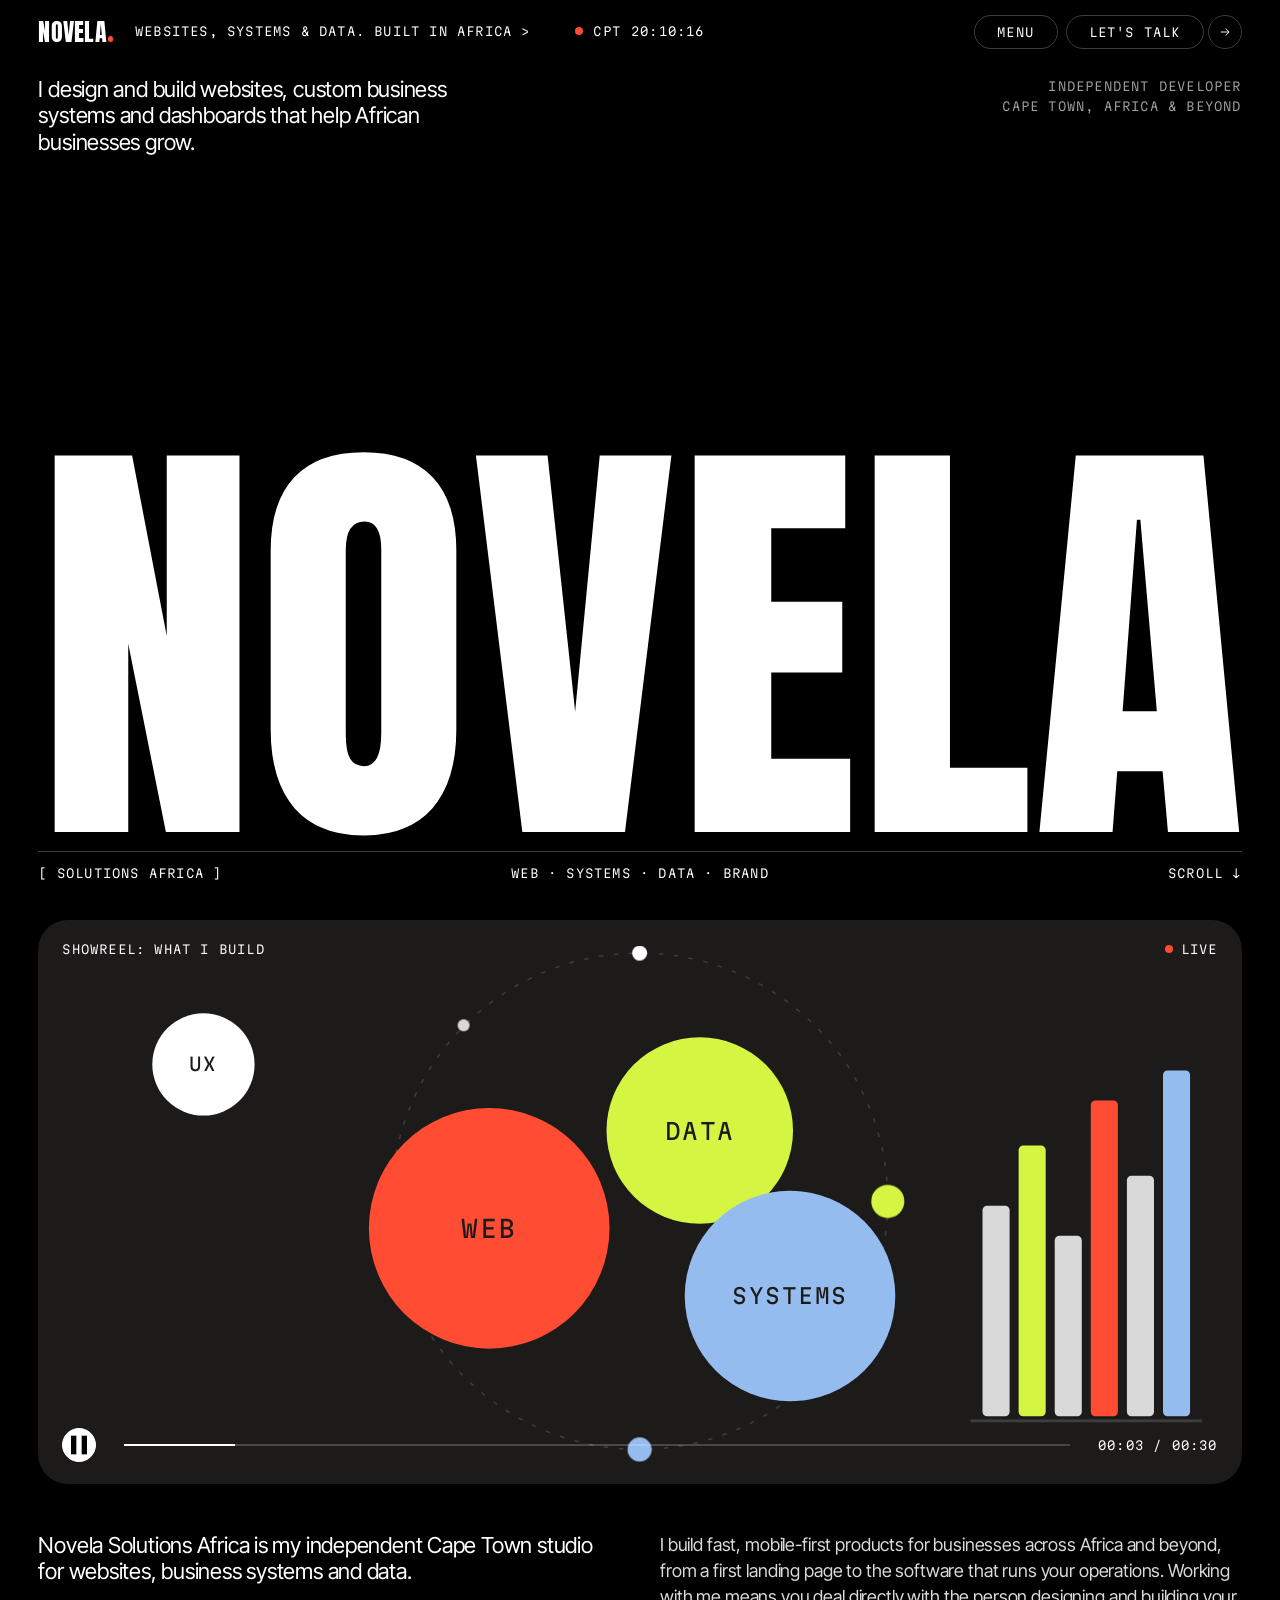
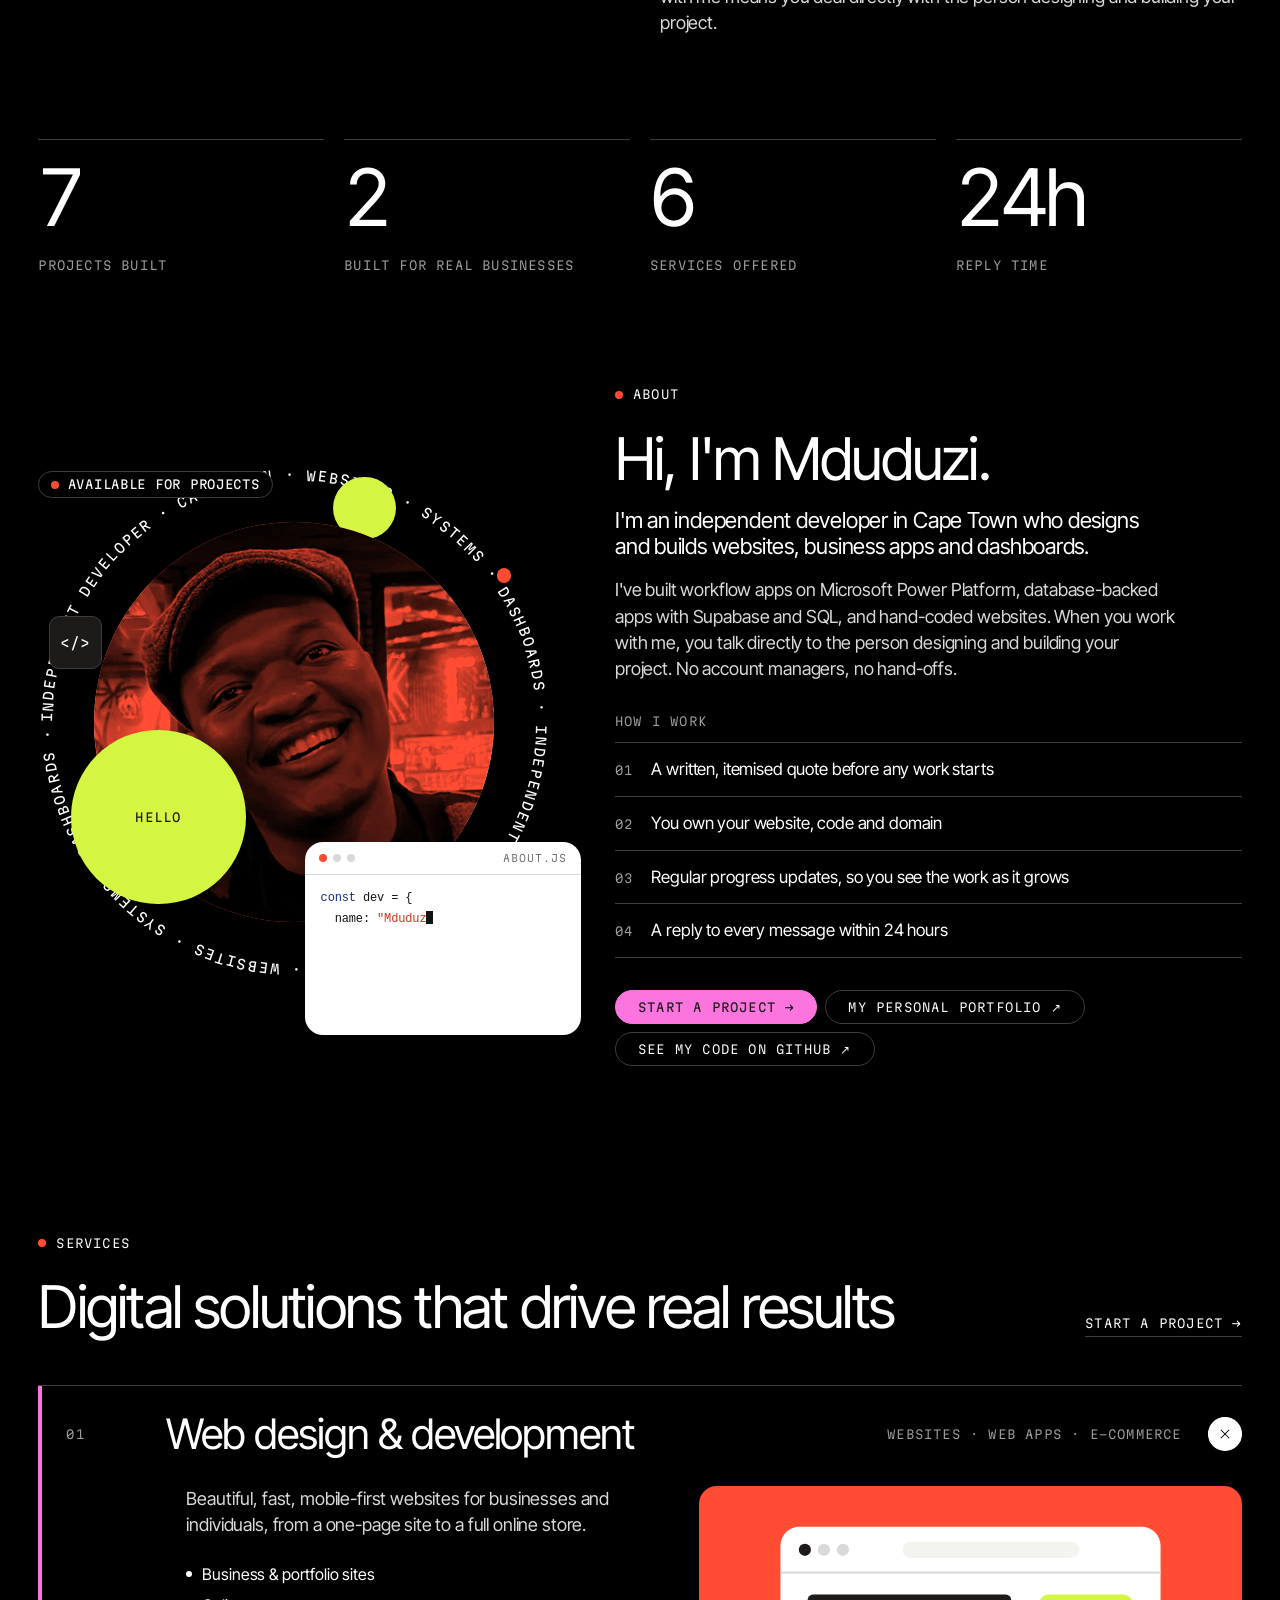
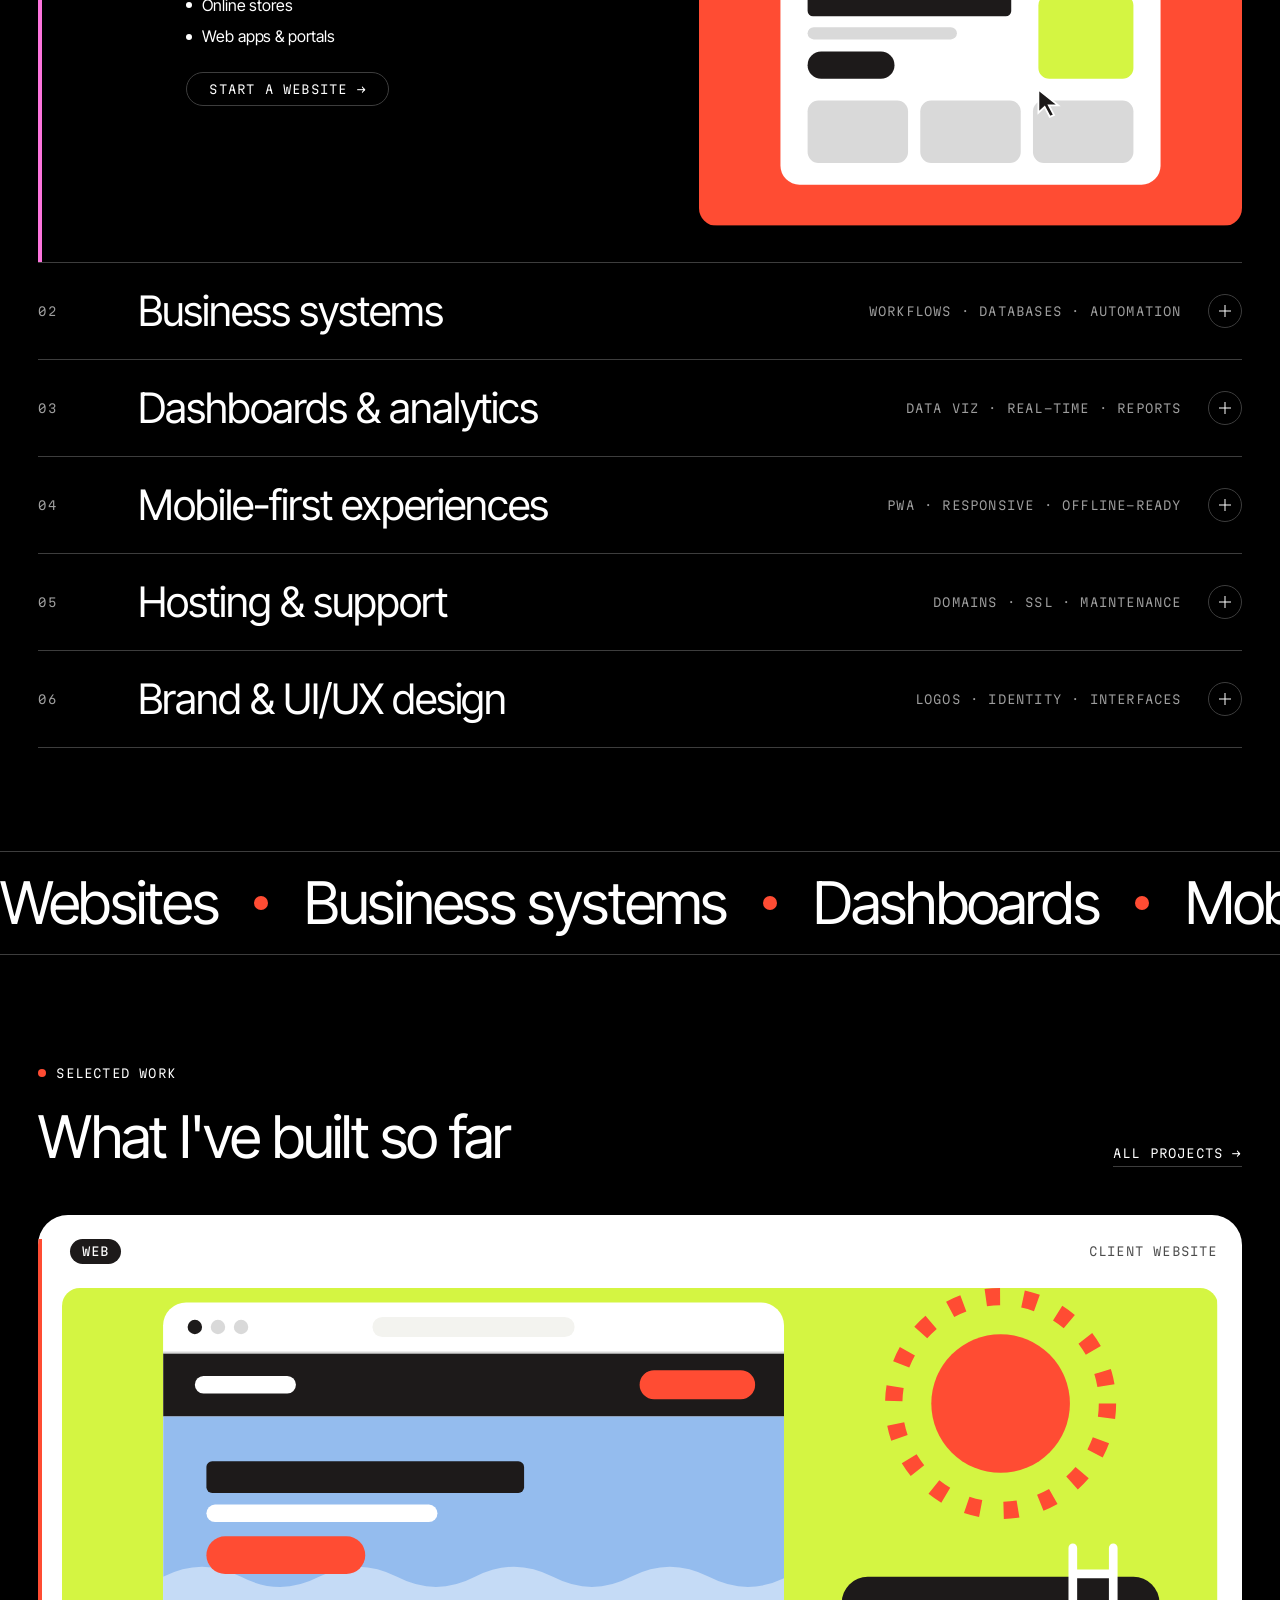
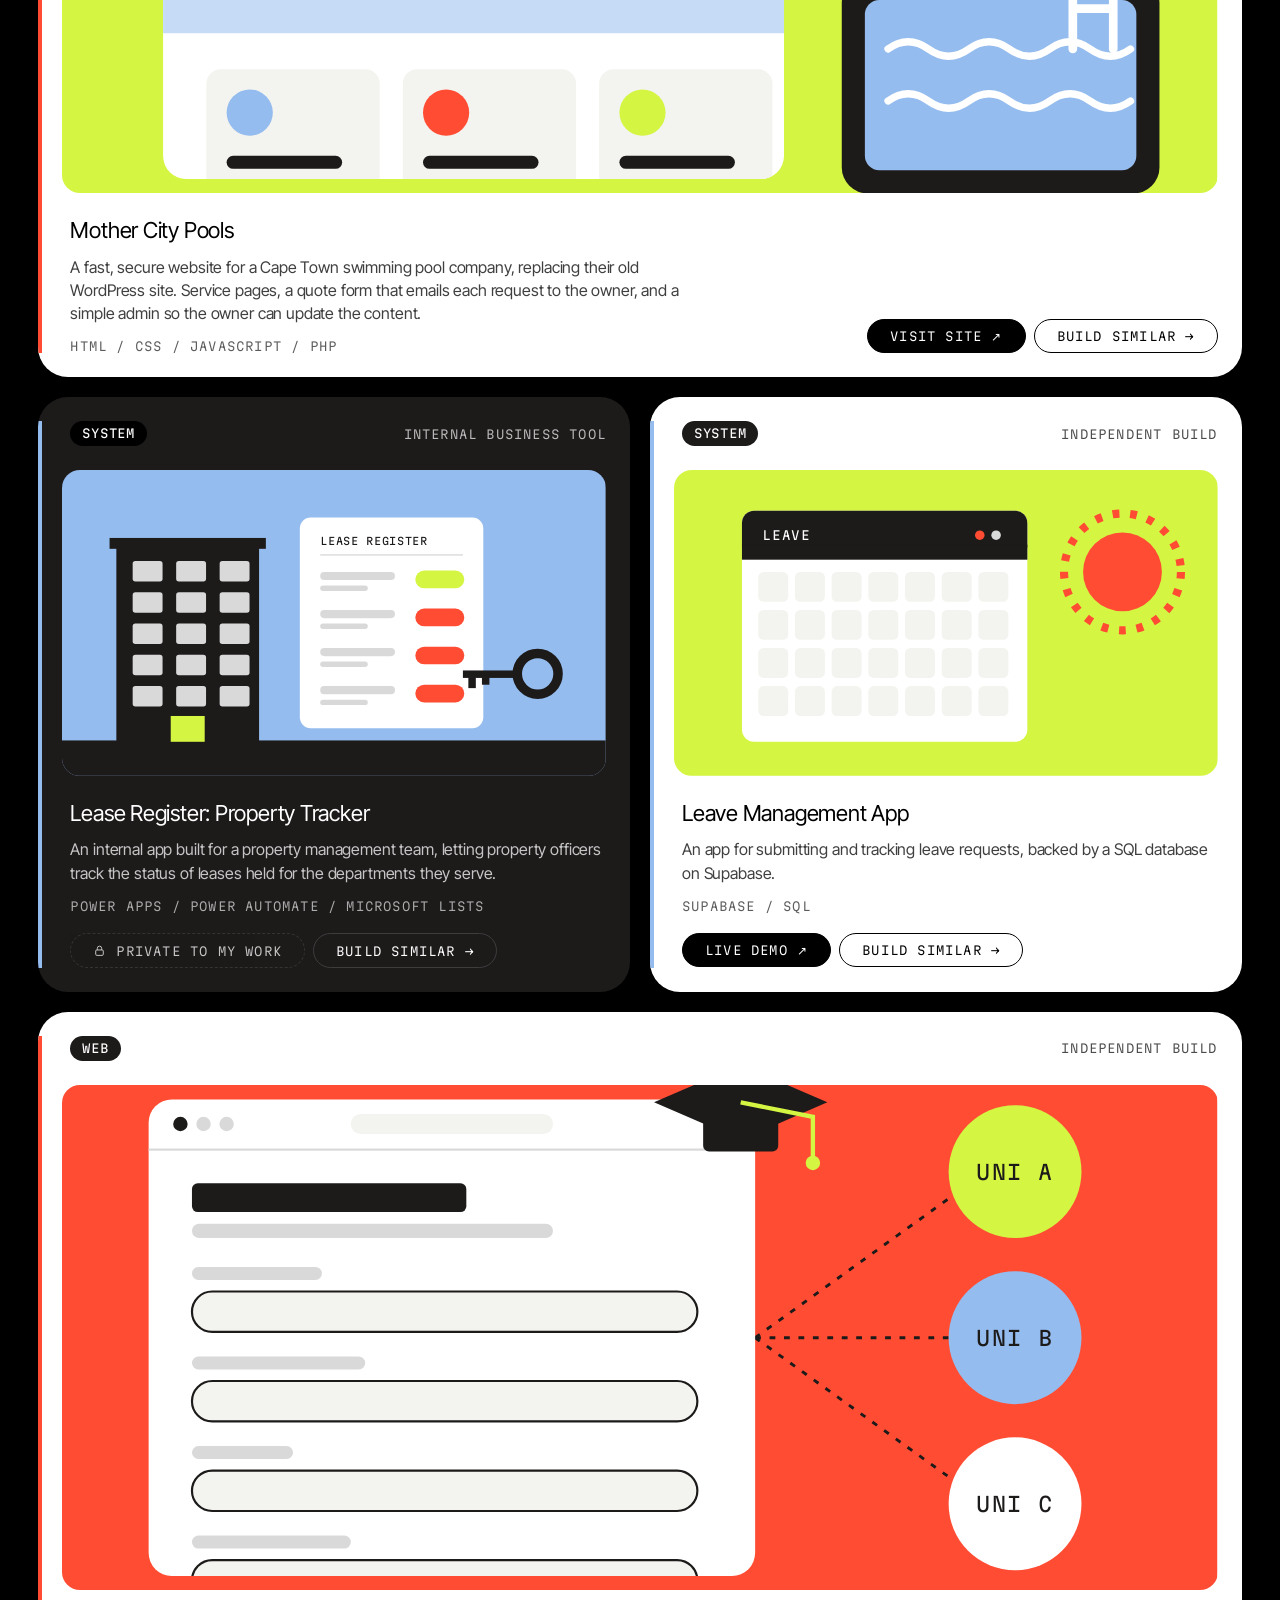
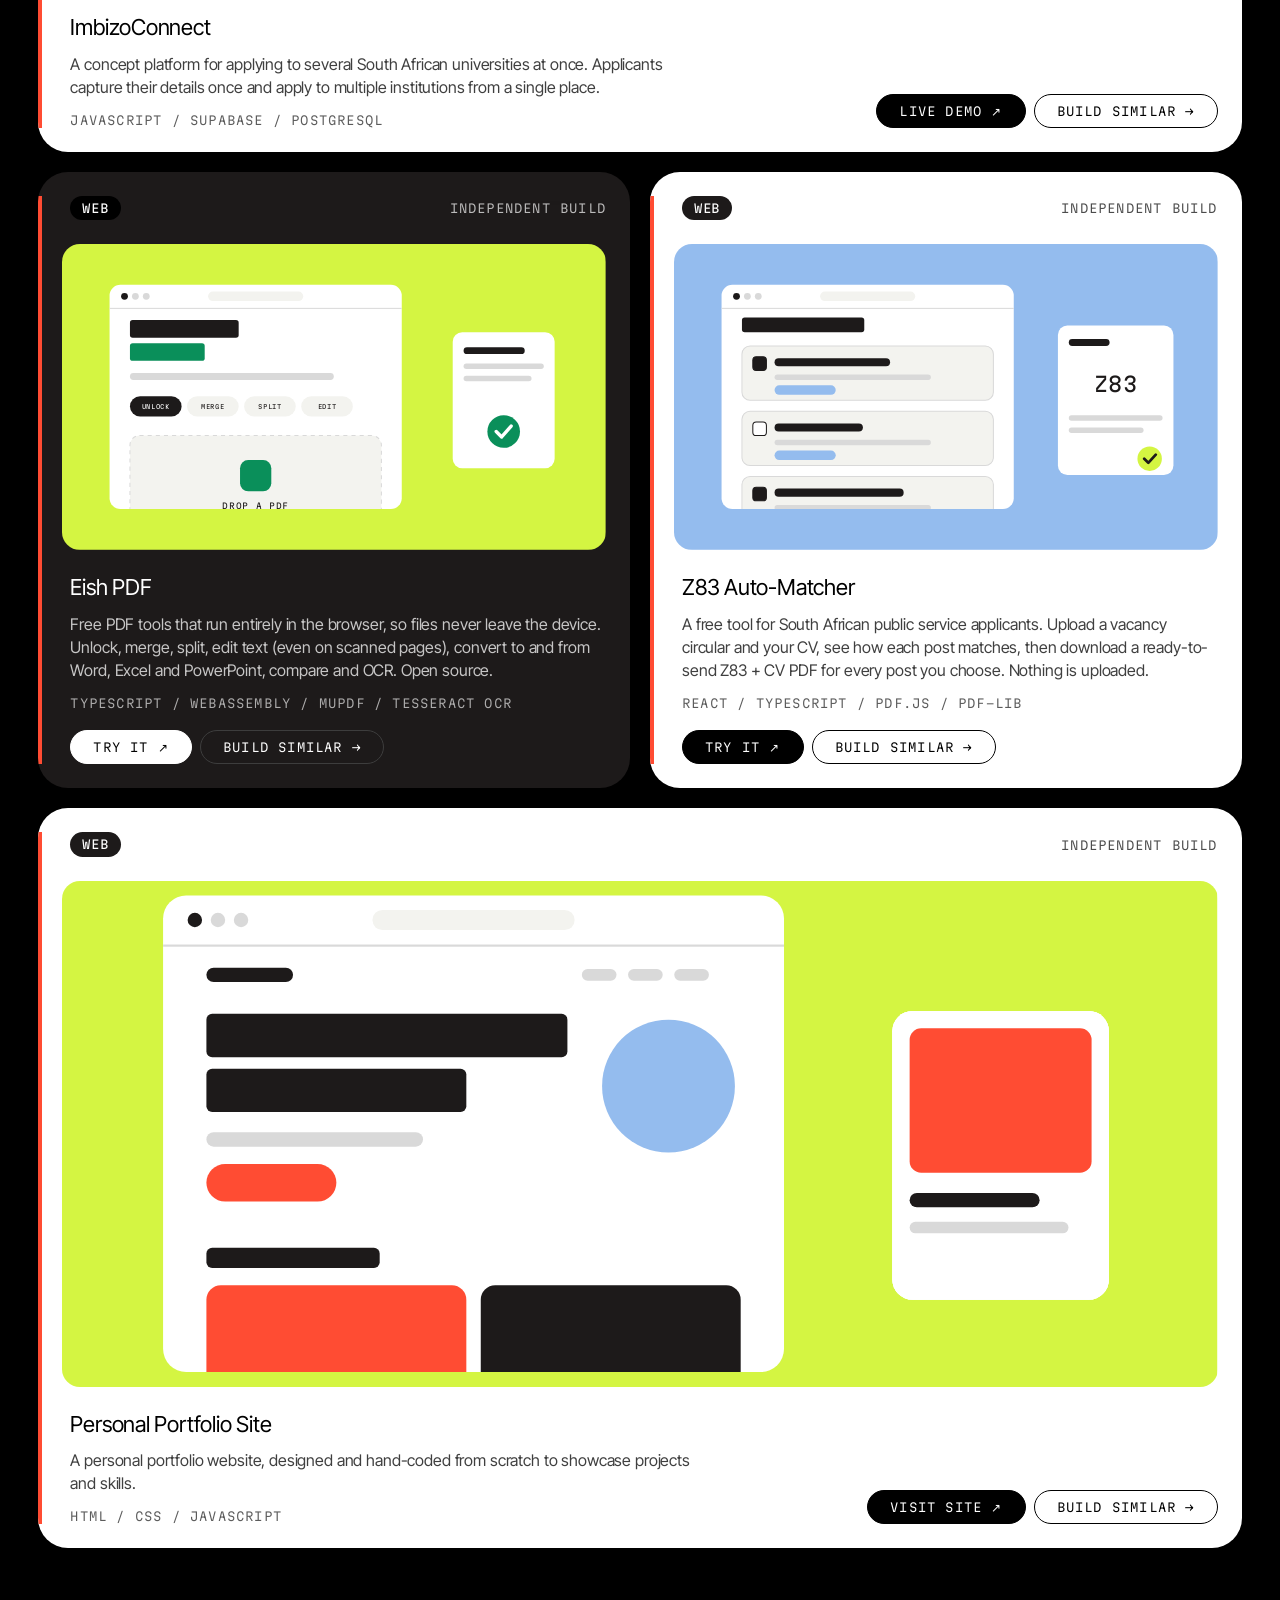
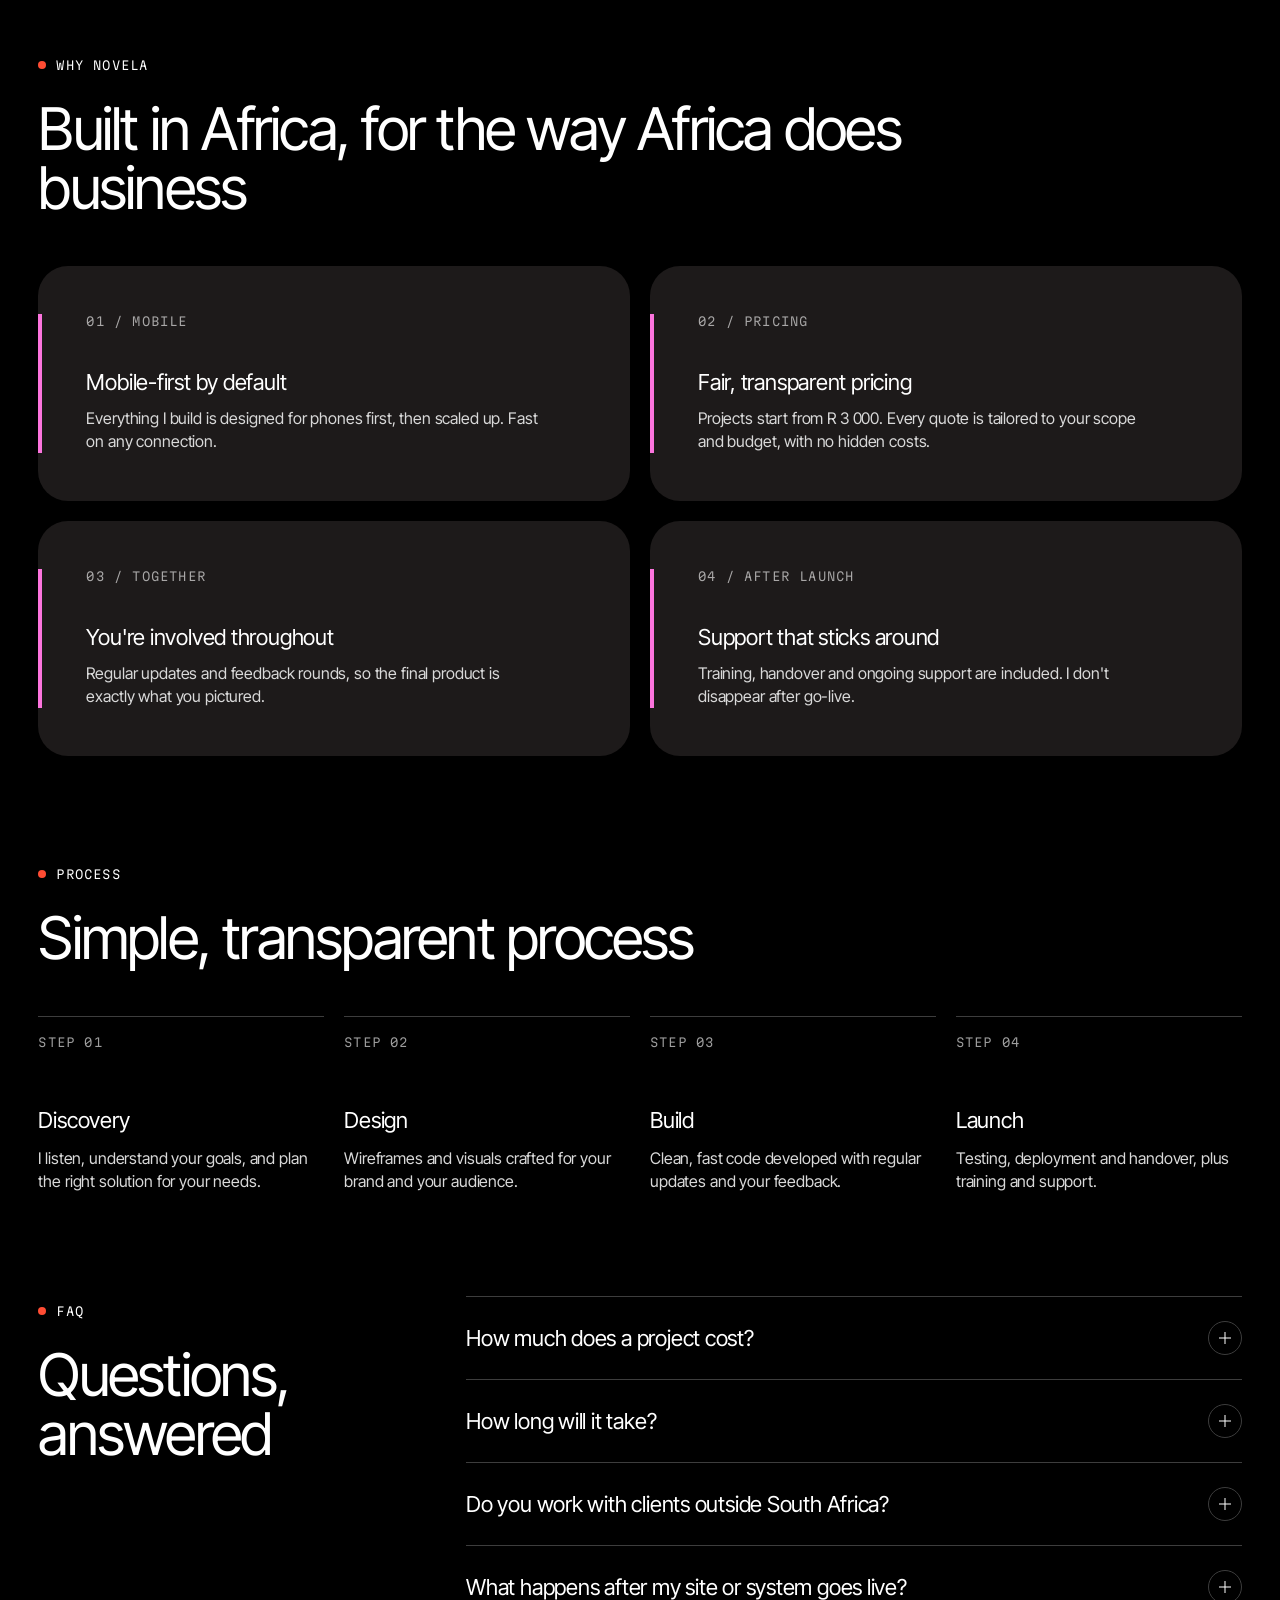
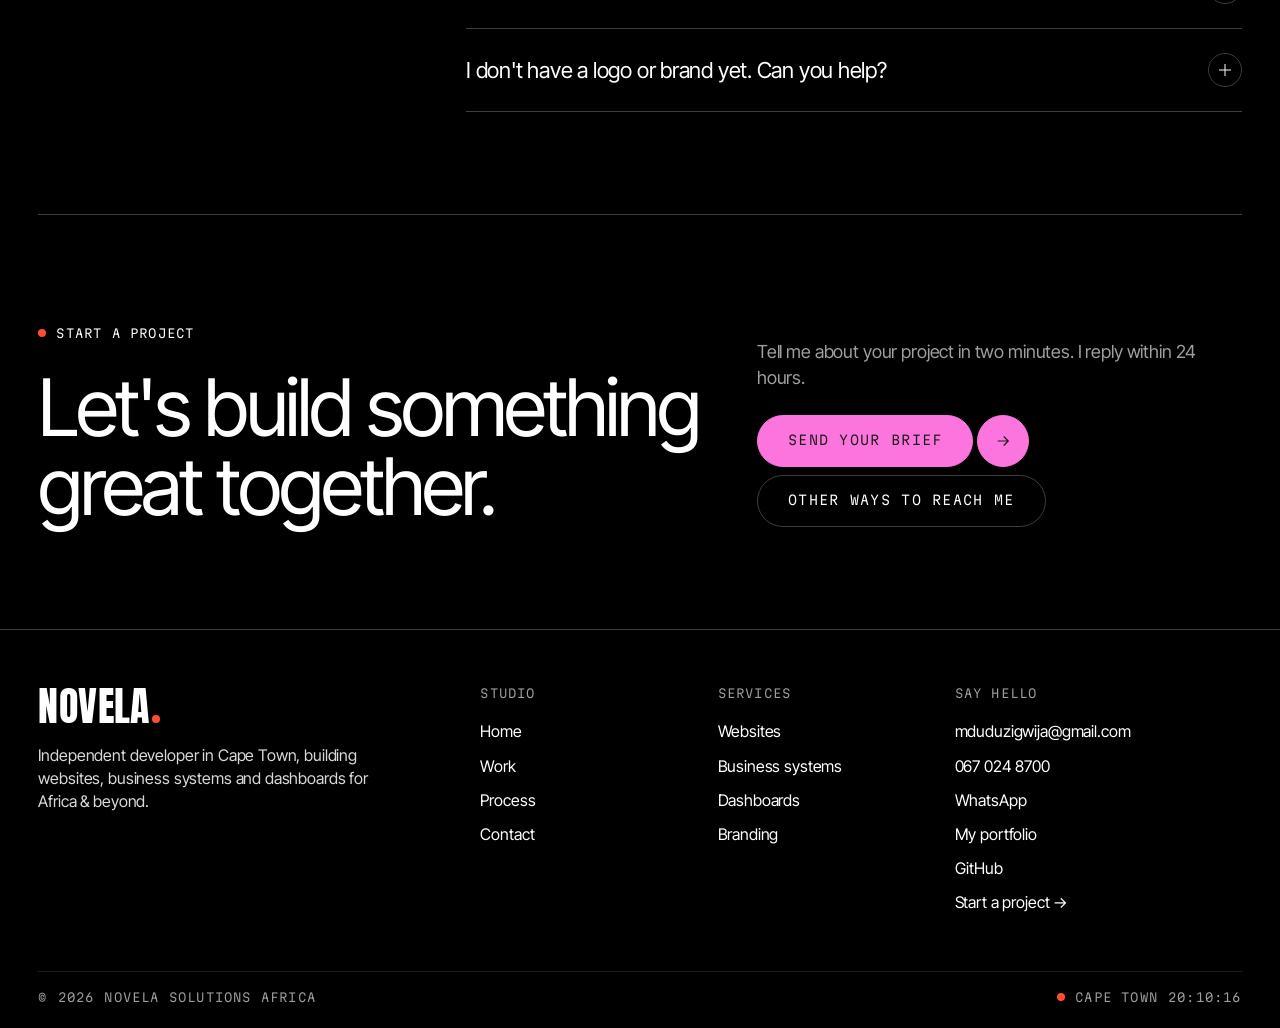
<file: index.html>
<!DOCTYPE html>
<html lang="en">
<head>
<meta charset="UTF-8">
<meta name="viewport" content="width=device-width, initial-scale=1.0">
<title>Novela Solutions Africa | Websites, Systems &amp; Dashboards</title>
<meta name="description" content="Independent Cape Town developer building fast, mobile-first websites, custom business systems and real-time dashboards for businesses across Africa and beyond.">
<meta name="theme-color" content="#000000">
<meta property="og:type" content="website">
<meta property="og:title" content="Novela Solutions Africa | Websites, Systems & Dashboards">
<meta property="og:description" content="Websites, business systems and dashboards that help your business grow in the digital age.">
<meta property="og:url" content="https://mduduzigwija.github.io/novela-solutions/">
<meta property="og:site_name" content="Novela Solutions Africa">
<meta property="og:image" content="https://mduduzigwija.github.io/novela-solutions/assets/img/og-image.jpg">
<meta property="og:image:type" content="image/jpeg">
<meta property="og:image:width" content="1200">
<meta property="og:image:height" content="630">
<meta property="og:image:alt" content="NOVELA. Solutions Africa: websites, business systems, dashboards">
<meta name="twitter:card" content="summary_large_image">
<link rel="icon" href="assets/img/favicon.svg" type="image/svg+xml">
<link rel="apple-touch-icon" href="assets/img/apple-touch-icon.png">
<link rel="preconnect" href="https://fonts.googleapis.com">
<link rel="preconnect" href="https://fonts.gstatic.com" crossorigin>
<link href="https://fonts.googleapis.com/css2?family=Anton&family=Inter+Tight:wght@300;400;500&family=Martian+Mono:wght@200;300;400;600&display=swap" rel="stylesheet">
<link rel="stylesheet" href="assets/css/styles.css?v=20261124a">
<!-- Anonymous visit counts with Umami (no cookies, no personal data). Only the live site is counted. -->
<script defer src="https://cloud.umami.is/script.js" data-website-id="703a37b5-77d7-4c17-984b-c3c5e5b60388" data-domains="mduduzigwija.github.io"></script>
</head>
<body>
<a class="skip-link" href="#main">Skip to content</a>

<header class="site-header">
  <div class="wrap nav">
    <div class="nav-left">
      <a href="index.html" class="brand" aria-label="Novela Solutions Africa home">NOVELA<span class="brand-dot" aria-hidden="true"></span></a>
      <a href="index.html#services" class="ticker mono">Websites, systems &amp; data. Built in Africa &gt;</a>
    </div>
    <div class="nav-center mono" aria-label="Local time in Cape Town"><span class="dot tick" aria-hidden="true"></span><span>CPT</span><span data-clock>--:--:--</span></div>
    <div class="nav-right">
      <button class="pill menu-btn" type="button" aria-expanded="false" aria-controls="site-menu">Menu</button>
      <a href="talk.html" class="combo" aria-label="Let's talk: start a project"><span class="pill">Let's talk</span><span class="arrow-btn"><svg viewBox="0 0 24 24" fill="none" stroke="currentColor" stroke-width="1.6" aria-hidden="true"><path d="M5 12h14M13 6l6 6-6 6"/></svg></span></a>
    </div>
  </div>
</header>
<div class="site-menu" id="site-menu" aria-hidden="true">
  <ul class="menu-list">
    <li><a href="index.html" aria-current="page"><span class="mono">01</span>Home</a></li>
    <li><a href="index.html#about"><span class="mono">02</span>About</a></li>
    <li><a href="index.html#services"><span class="mono">03</span>Services</a></li>
    <li><a href="portfolio.html"><span class="mono">04</span>Work</a></li>
    <li><a href="contact.html"><span class="mono">05</span>Contact</a></li>
    <li><a href="talk.html"><span class="mono">06</span>Start a project</a></li>
  </ul>
  <div class="menu-foot mono">
    <a href="mailto:mduduzigwija@gmail.com">mduduzigwija@gmail.com</a>
    <a href="tel:+27670248700">067 024 8700</a>
    <span>Cape Town, South Africa</span>
  </div>
</div>

<main id="main">

  <!-- HERO: the wordmark is the page -->
  <section class="hero wrap">
    <div class="hero-top">
      <p class="sub">I design and build websites, custom business systems and dashboards that help African businesses grow.</p>
      <p class="mono dim">Independent developer<br>Cape Town, Africa &amp; beyond</p>
    </div>
    <h1 class="wordmark" aria-label="Novela Solutions Africa"><span aria-hidden="true">N</span><span aria-hidden="true">O</span><span aria-hidden="true">V</span><span aria-hidden="true">E</span><span aria-hidden="true">L</span><span aria-hidden="true">A</span></h1>
    <div class="hero-bar mono">
      <span>[ Solutions Africa ]</span>
      <span>Web · Systems · Data · Brand</span>
      <a href="#reel">Scroll ↓</a>
    </div>
  </section>

  <!-- SHOWREEL + MANIFESTO -->
  <section class="wrap" id="reel" style="padding-top:20px">
    <div class="reel reveal">
      <svg viewBox="0 0 800 375" preserveAspectRatio="xMidYMid slice" aria-hidden="true">
        <circle cx="400" cy="187" r="165" fill="none" stroke="#3d3d3d" stroke-dasharray="3 7"/>
        <g class="orbit">
          <circle cx="565" cy="187" r="11" fill="#d4f542"/><circle cx="235" cy="187" r="7" fill="#ff4c33"/><circle cx="400" cy="22" r="5" fill="#ffffff"/>
        </g>
        <g class="orbit rev">
          <circle cx="400" cy="352" r="8" fill="#94bcee"/><circle cx="283" cy="70" r="4" fill="#d9d9d9"/><circle cx="517" cy="304" r="4" fill="#d9d9d9"/>
        </g>
        <g class="float"><circle cx="300" cy="205" r="80" fill="#ff4c33"/><text x="300" y="205" fill="#1d1a1a" font-family="Martian Mono, monospace" font-size="16" text-anchor="middle" dominant-baseline="central" letter-spacing="1">WEB</text></g>
        <g class="float b"><circle cx="440" cy="140" r="62" fill="#d4f542"/><text x="440" y="140" fill="#1d1a1a" font-family="Martian Mono, monospace" font-size="15" text-anchor="middle" dominant-baseline="central" letter-spacing="1">DATA</text></g>
        <g class="float c"><circle cx="500" cy="250" r="70" fill="#94bcee"/><text x="500" y="250" fill="#1d1a1a" font-family="Martian Mono, monospace" font-size="14" text-anchor="middle" dominant-baseline="central" letter-spacing="1">SYSTEMS</text></g>
        <g class="float b"><circle cx="110" cy="96" r="34" fill="#ffffff"/><text x="110" y="96" fill="#1d1a1a" font-family="Martian Mono, monospace" font-size="12" text-anchor="middle" dominant-baseline="central" letter-spacing="1">UX</text></g>
        <g>
          <rect class="bar" x="628" y="190" width="18" height="140" rx="3" fill="#d9d9d9"/>
          <rect class="bar" x="652" y="150" width="18" height="180" rx="3" fill="#d4f542" style="animation-delay:-.6s"/>
          <rect class="bar" x="676" y="210" width="18" height="120" rx="3" fill="#d9d9d9" style="animation-delay:-1.2s"/>
          <rect class="bar" x="700" y="120" width="18" height="210" rx="3" fill="#ff4c33" style="animation-delay:-1.8s"/>
          <rect class="bar" x="724" y="170" width="18" height="160" rx="3" fill="#d9d9d9" style="animation-delay:-2.4s"/>
          <rect class="bar" x="748" y="100" width="18" height="230" rx="3" fill="#94bcee" style="animation-delay:-3s"/>
          <rect x="620" y="332" width="154" height="2" fill="#3d3d3d"/>
        </g>
      </svg>
      <div class="reel-ui">
        <div><span class="mono">Showreel: what I build</span><span class="mono" style="display:inline-flex;align-items:center;gap:8px"><span class="dot tick"></span>Live</span></div>
        <div>
          <button class="arrow-btn" type="button" data-reel-toggle style="background:#fff;color:#000;border-color:#fff"></button>
          <span class="reel-progress"><i></i></span>
          <span class="mono" data-reel-time>00:00 / 00:30</span>
        </div>
      </div>
    </div>
    <div class="manifesto reveal">
      <p class="sub">Novela Solutions Africa is my independent Cape Town studio for websites, business systems and data.</p>
      <p>I build fast, mobile-first products for businesses across Africa and beyond, from a first landing page to the software that runs your operations. Working with me means you deal directly with the person designing and building your project.</p>
    </div>
  </section>

  <!-- STATS -->
  <section class="section wrap">
    <div class="stats">
      <div class="stat reveal"><b data-count="7">7</b><span class="mono dim">Projects built</span></div>
      <div class="stat reveal"><b data-count="2">2</b><span class="mono dim">Built for real businesses</span></div>
      <div class="stat reveal"><b data-count="6">6</b><span class="mono dim">Services offered</span></div>
      <div class="stat reveal"><b data-count="24" data-suffix="h">24h</b><span class="mono dim">Reply time</span></div>
    </div>
  </section>

  <!-- ABOUT -->
  <section class="section wrap" id="about" style="padding-top:0">
    <div class="about">
      <div class="reveal">
      <figure class="orbit" data-portrait>
        <svg class="orbit-ring" viewBox="0 0 500 500" aria-hidden="true">
          <defs><path id="ring-path" d="M250 250m-236 0a236 236 0 1 1 472 0a236 236 0 1 1-472 0"/></defs>
          <text font-family="Martian Mono, monospace" font-size="13" fill="#ffffff"><textPath href="#ring-path" textLength="1476" lengthAdjust="spacing">INDEPENDENT DEVELOPER · CAPE TOWN · WEBSITES · SYSTEMS · DASHBOARDS · INDEPENDENT DEVELOPER · CAPE TOWN · WEBSITES · SYSTEMS · DASHBOARDS ·</textPath></text>
        </svg>
        <div class="orbit-track" aria-hidden="true">
          <span class="sat sat-1"></span>
          <span class="sat sat-2"></span>
          <span class="sat sat-3"><b>&lt;/&gt;</b></span>
          <span class="sat sat-4"></span>
        </div>
        <div class="orbit-stage">
          <div class="orbit-photo">
            <svg class="portrait-illustration" viewBox="0 0 400 400" preserveAspectRatio="xMidYMax slice" aria-hidden="true">
              <path d="M60 420c0-92 62-150 140-150s140 58 140 150Z" fill="#1d1a1a"/>
              <rect x="172" y="220" width="56" height="70" rx="20" fill="#1d1a1a"/>
              <ellipse cx="200" cy="158" rx="82" ry="94" fill="#1d1a1a"/>
              <path d="M122 136c6-60 44-92 80-92s72 30 78 90c-22-24-50-36-80-36s-58 14-78 38Z" fill="#000"/>
              <rect x="158" y="162" width="30" height="14" rx="7" fill="none" stroke="#f3f3ef" stroke-width="3"/><rect x="212" y="162" width="30" height="14" rx="7" fill="none" stroke="#f3f3ef" stroke-width="3"/><path d="M188 169h24" stroke="#f3f3ef" stroke-width="3"/>
            </svg>
            <img class="portrait-photo" alt="Mduduzi, the developer behind Novela Solutions Africa, smiling in a flat cap" hidden>
          </div>
          <span class="hello-dot mono" aria-hidden="true">Hello</span>
        </div>
        <div class="code-card" aria-hidden="true">
          <div class="code-bar"><i></i><i></i><i></i><span class="mono">about.js</span></div>
          <pre><code data-typer></code><span class="caret"></span></pre>
        </div>
        <figcaption class="tag orbit-status"><span class="dot tick" aria-hidden="true"></span>&nbsp;Available for projects</figcaption>
      </figure>
      </div>

      <div class="about-copy reveal">
        <p class="label"><span class="dot"></span><span class="mono">About</span></p>
        <h2 class="h-lg">Hi, I'm Mduduzi.</h2>
        <p class="sub">I'm an independent developer in Cape Town who designs and builds websites, business apps and dashboards.</p>
        <p class="about-body">I've built workflow apps on Microsoft Power Platform, database-backed apps with Supabase and SQL, and hand-coded websites. When you work with me, you talk directly to the person designing and building your project. No account managers, no hand-offs.</p>
        <p class="mono dim" style="margin:32px 0 14px">How I work</p>
        <ul class="promises">
          <li><span class="mono">01</span>A written, itemised quote before any work starts</li>
          <li><span class="mono">02</span>You own your website, code and domain</li>
          <li><span class="mono">03</span>Regular progress updates, so you see the work as it grows</li>
          <li><span class="mono">04</span>A reply to every message within 24 hours</li>
        </ul>
        <div class="row" style="display:flex;flex-wrap:wrap;gap:8px;margin-top:32px">
          <a class="pill pill--action" href="talk.html">Start a project →</a>
          <a class="pill" href="https://mduduzigwija.github.io/Mduduzi-Gwija-Profile-Site-1/" target="_blank" rel="noopener" data-demo="folio">My personal portfolio ↗</a>
          <a class="pill" href="https://github.com/MduduziGwija" target="_blank" rel="noopener">See my code on GitHub ↗</a>
        </div>
      </div>
    </div>
  </section>

  <!-- SERVICES -->
  <section class="section wrap" id="services" style="padding-top:0">
    <div class="head">
      <div>
        <p class="label"><span class="dot"></span><span class="mono">Services</span></p>
        <h2 class="h-lg">Digital solutions that drive real results</h2>
      </div>
      <a class="text-link" href="talk.html">Start a project →</a>
    </div>

    <div class="svc-list">
      <div class="svc open">
        <button class="svc-row" type="button" aria-expanded="true" aria-controls="svc-1"><span class="mono dim">01</span><span class="svc-title">Web design &amp; development</span><span class="svc-tags mono">Websites · Web apps · E-commerce</span><span class="plus" aria-hidden="true"></span></button>
        <div class="svc-body" id="svc-1"><div><div class="svc-inner"><span></span>
          <div class="svc-copy">
            <p>Beautiful, fast, mobile-first websites for businesses and individuals, from a one-page site to a full online store.</p>
            <ul><li>Business &amp; portfolio sites</li><li>Online stores</li><li>Web apps &amp; portals</li></ul>
            <a class="pill" href="talk.html?service=web">Start a website →</a>
          </div>
          <div class="svc-art" aria-hidden="true">
            <svg viewBox="0 0 400 250" preserveAspectRatio="xMidYMid slice">
              <rect width="400" height="250" fill="#ff4c33"/>
              <defs><clipPath id="svc-clip-web"><path d="M60 64H340V206a14 14 0 0 1-14 14H74a14 14 0 0 1-14-14Z"/></clipPath></defs>
              <rect x="60" y="30" width="280" height="190" rx="14" fill="#fff"/>
              <g clip-path="url(#svc-clip-web)"><g class="hv-scroll" style="--scroll:-170px">
                <rect x="80" y="80" width="150" height="16" rx="4" fill="#1d1a1a"/><rect x="80" y="104" width="110" height="9" rx="4.5" fill="#d9d9d9"/>
                <rect x="80" y="122" width="64" height="20" rx="10" fill="#1d1a1a"/><rect x="250" y="80" width="70" height="62" rx="8" fill="#d4f542"/>
                <rect x="80" y="158" width="74" height="46" rx="8" fill="#d9d9d9"/><rect x="163" y="158" width="74" height="46" rx="8" fill="#d9d9d9"/><rect x="246" y="158" width="74" height="46" rx="8" fill="#d9d9d9"/>
                <rect x="80" y="222" width="120" height="12" rx="4" fill="#1d1a1a"/><rect x="80" y="242" width="240" height="80" rx="8" fill="#94bcee"/>
                <rect x="80" y="334" width="180" height="9" rx="4.5" fill="#d9d9d9"/><rect x="80" y="350" width="140" height="9" rx="4.5" fill="#d9d9d9"/>
                <rect x="60" y="372" width="280" height="40" fill="#1d1a1a"/>
              </g></g>
              <rect x="60" y="63" width="280" height="1.5" fill="#d9d9d9"/>
              <circle cx="78" cy="47" r="4.5" fill="#1d1a1a"/><circle cx="92" cy="47" r="4.5" fill="#d9d9d9"/><circle cx="106" cy="47" r="4.5" fill="#d9d9d9"/>
              <rect x="150" y="41" width="130" height="12" rx="6" fill="#f3f3ef"/>
              <g class="hv-cursor"><path transform="translate(250 150)" d="M0 0V17L4.6 12.7L8.4 20L11.5 18.8L7.7 11.6H14.6Z" fill="#1d1a1a" stroke="#fff" stroke-width="1.3"/></g>
            </svg>
          </div>
        </div></div></div>
      </div>
      <div class="svc">
        <button class="svc-row" type="button" aria-expanded="false" aria-controls="svc-2"><span class="mono dim">02</span><span class="svc-title">Business systems</span><span class="svc-tags mono">Workflows · Databases · Automation</span><span class="plus" aria-hidden="true"></span></button>
        <div class="svc-body" id="svc-2"><div><div class="svc-inner"><span></span>
          <div class="svc-copy">
            <p>Custom apps that replace spreadsheets and paperwork. Capture information once, automate the steps and keep everything in one database.</p>
            <ul><li>Registers &amp; trackers</li><li>Leave, HR &amp; approval workflows</li><li>Microsoft Power Platform &amp; Supabase</li></ul>
            <a class="pill" href="talk.html?service=system">Plan a system →</a>
          </div>
          <div class="svc-art" aria-hidden="true">
            <svg viewBox="0 0 400 250" preserveAspectRatio="xMidYMid slice">
              <rect width="400" height="250" fill="#fff"/>
              <rect x="30" y="72" width="90" height="100" rx="10" fill="#1d1a1a"/>
              <rect x="44" y="88" width="62" height="10" rx="5" fill="#f3f3ef"/><rect x="44" y="106" width="62" height="10" rx="5" fill="#f3f3ef"/><rect x="44" y="124" width="40" height="10" rx="5" fill="#f3f3ef"/>
              <rect x="44" y="144" width="46" height="14" rx="7" fill="#ff4c33"/>
              <path d="M124 122H152M250 122H276" stroke="#1d1a1a" stroke-width="2"/><path d="M146 116l8 6-8 6M270 116l8 6-8 6" fill="none" stroke="#1d1a1a" stroke-width="2"/>
              <circle class="a-travel" style="--d:24px" cx="124" cy="122" r="5" fill="#ff4c33"/>
              <circle class="a-travel" style="--d:24px;--i:1" cx="250" cy="122" r="5" fill="#ff4c33"/>
              <g class="a-spin"><circle cx="201" cy="122" r="38" fill="none" stroke="#94bcee" stroke-width="10" stroke-dasharray="9 7"/><circle cx="201" cy="122" r="31" fill="#94bcee"/></g>
              <circle cx="201" cy="122" r="11" fill="#fff"/>
              <path d="M282 92v62c0 9 19 15 42 15s42-6 42-15V92" fill="#d4f542"/>
              <path d="M282 116c0 9 19 15 42 15s42-6 42-15M282 138c0 9 19 15 42 15s42-6 42-15" fill="none" stroke="#1d1a1a" stroke-width="2"/>
              <ellipse cx="324" cy="92" rx="42" ry="15" fill="#d4f542" stroke="#1d1a1a" stroke-width="2"/>
              <text x="75" y="200" fill="#1d1a1a" font-family="Martian Mono, monospace" font-size="11" text-anchor="middle" letter-spacing="1">FORM</text>
              <text x="201" y="200" fill="#1d1a1a" font-family="Martian Mono, monospace" font-size="11" text-anchor="middle" letter-spacing="1">AUTOMATE</text>
              <text x="324" y="200" fill="#1d1a1a" font-family="Martian Mono, monospace" font-size="11" text-anchor="middle" letter-spacing="1">DATABASE</text>
            </svg>
          </div>
        </div></div></div>
      </div>
      <div class="svc">
        <button class="svc-row" type="button" aria-expanded="false" aria-controls="svc-3"><span class="mono dim">03</span><span class="svc-title">Dashboards &amp; analytics</span><span class="svc-tags mono">Data viz · Real-time · Reports</span><span class="plus" aria-hidden="true"></span></button>
        <div class="svc-body" id="svc-3"><div><div class="svc-inner"><span></span>
          <div class="svc-copy">
            <p>Dashboards that turn your data into clear, live views of performance, so you can see what's working at a glance.</p>
            <ul><li>KPI &amp; sales dashboards</li><li>Charts built on your existing data</li><li>Automated reports</li></ul>
            <a class="pill" href="talk.html?service=dashboard">Build a dashboard →</a>
          </div>
          <div class="svc-art" aria-hidden="true">
            <svg viewBox="0 0 400 250" preserveAspectRatio="xMidYMid slice">
              <rect width="400" height="250" fill="#1d1a1a"/>
              <rect x="24" y="22" width="100" height="40" rx="8" fill="#fff"/><rect x="36" y="34" width="40" height="7" rx="3.5" fill="#d9d9d9"/><rect x="36" y="46" width="60" height="7" rx="3.5" fill="#1d1a1a"/>
              <rect x="134" y="22" width="100" height="40" rx="8" fill="#fff"/><rect x="146" y="34" width="40" height="7" rx="3.5" fill="#d9d9d9"/><rect x="146" y="46" width="50" height="7" rx="3.5" fill="#1d1a1a"/>
              <rect x="30" y="224" width="206" height="2" fill="#d9d9d9"/>
              <rect class="a-grow" style="--i:0" x="34" y="120" width="20" height="102" rx="3" fill="#d9d9d9"/>
              <rect class="a-grow" style="--i:1" x="60" y="96" width="20" height="126" rx="3" fill="#d4f542"/>
              <rect class="a-grow" style="--i:2" x="86" y="136" width="20" height="86" rx="3" fill="#d9d9d9"/>
              <rect class="a-grow" style="--i:3" x="112" y="84" width="20" height="138" rx="3" fill="#94bcee"/>
              <rect class="a-grow" style="--i:4" x="138" y="110" width="20" height="112" rx="3" fill="#d9d9d9"/>
              <rect class="a-grow" style="--i:5" x="164" y="76" width="20" height="146" rx="3" fill="#ff4c33"/>
              <rect class="a-grow" style="--i:6" x="190" y="100" width="20" height="122" rx="3" fill="#d9d9d9"/>
              <rect class="a-grow" style="--i:7" x="216" y="80" width="20" height="142" rx="3" fill="#d4f542"/>
              <g class="a-spin" style="animation-duration:14s">
                <circle cx="318" cy="130" r="52" fill="none" stroke="#d9d9d9" stroke-width="24"/>
                <circle cx="318" cy="130" r="52" fill="none" stroke="#ff4c33" stroke-width="24" stroke-dasharray="140 327"/>
                <circle cx="318" cy="130" r="52" fill="none" stroke="#d4f542" stroke-width="24" stroke-dasharray="90 327" stroke-dashoffset="-140"/>
                <circle cx="318" cy="130" r="52" fill="none" stroke="#94bcee" stroke-width="24" stroke-dasharray="60 327" stroke-dashoffset="-230"/>
              </g>
              <text x="318" y="134" fill="#fff" font-family="Martian Mono, monospace" font-size="12" text-anchor="middle" letter-spacing="1">DATA</text>
            </svg>
          </div>
        </div></div></div>
      </div>
      <div class="svc">
        <button class="svc-row" type="button" aria-expanded="false" aria-controls="svc-4"><span class="mono dim">04</span><span class="svc-title">Mobile-first experiences</span><span class="svc-tags mono">PWA · Responsive · Offline-ready</span><span class="plus" aria-hidden="true"></span></button>
        <div class="svc-body" id="svc-4"><div><div class="svc-inner"><span></span>
          <div class="svc-copy">
            <p>Responsive design and progressive web apps that feel native on a phone and keep working on patchy connections. Built for mobile-first African markets.</p>
            <ul><li>Installable web apps</li><li>Fast on low data</li><li>Works on every screen size</li></ul>
            <a class="pill" href="talk.html?service=mobile">Go mobile →</a>
          </div>
          <div class="svc-art" aria-hidden="true">
            <svg viewBox="0 0 400 250" preserveAspectRatio="xMidYMid slice">
              <rect width="400" height="250" fill="#94bcee"/>
              <path class="a-blip" style="--i:0" d="M80 140a22 22 0 0 1 32 0" fill="none" stroke="#ff4c33" stroke-width="7" stroke-linecap="round"/>
              <path class="a-blip" style="--i:1" d="M68 126a40 40 0 0 1 56 0" fill="none" stroke="#ff4c33" stroke-width="7" stroke-linecap="round"/>
              <path class="a-blip" style="--i:2" d="M56 112a58 58 0 0 1 80 0" fill="none" stroke="#ff4c33" stroke-width="7" stroke-linecap="round"/>
              <circle cx="96" cy="156" r="6" fill="#ff4c33"/>
              <rect x="150" y="16" width="100" height="218" rx="18" fill="#1d1a1a"/>
              <rect x="158" y="32" width="84" height="186" rx="10" fill="#fff"/>
              <rect x="182" y="22" width="36" height="5" rx="2.5" fill="#3d3d3d"/>
              <defs><clipPath id="svc-clip-phone"><rect x="158" y="32" width="84" height="160"/></clipPath></defs>
              <g clip-path="url(#svc-clip-phone)"><g class="hv-scroll" style="--scroll:-90px">
                <rect x="166" y="42" width="44" height="8" rx="4" fill="#1d1a1a"/>
                <rect x="166" y="58" width="68" height="44" rx="6" fill="#d4f542"/>
                <rect x="166" y="110" width="68" height="12" rx="6" fill="#d9d9d9"/><rect x="166" y="128" width="68" height="12" rx="6" fill="#d9d9d9"/><rect x="166" y="146" width="68" height="12" rx="6" fill="#d9d9d9"/>
                <rect x="166" y="166" width="68" height="18" rx="9" fill="#ff4c33"/>
                <rect x="166" y="194" width="68" height="44" rx="6" fill="#94bcee"/><rect x="166" y="246" width="50" height="10" rx="5" fill="#d9d9d9"/>
              </g></g>
              <rect x="158" y="194" width="84" height="24" fill="#f3f3ef"/>
              <circle cx="178" cy="206" r="4" fill="#1d1a1a"/><circle cx="200" cy="206" r="4" fill="#d9d9d9"/><circle cx="222" cy="206" r="4" fill="#d9d9d9"/>
              <g class="a-float"><circle cx="252" cy="30" r="15" fill="#d4f542"/><text x="252" y="34" fill="#1d1a1a" font-family="Martian Mono, monospace" font-size="12" text-anchor="middle">1</text></g>
              <rect class="a-grow" style="--i:0" x="290" y="150" width="14" height="20" rx="2" fill="#1d1a1a"/>
              <rect class="a-grow" style="--i:1" x="310" y="134" width="14" height="36" rx="2" fill="#1d1a1a"/>
              <rect class="a-grow" style="--i:2" x="330" y="118" width="14" height="52" rx="2" fill="#1d1a1a"/>
              <rect class="a-grow" style="--i:3" x="350" y="100" width="14" height="70" rx="2" fill="#1d1a1a"/>
            </svg>
          </div>
        </div></div></div>
      </div>
      <div class="svc">
        <button class="svc-row" type="button" aria-expanded="false" aria-controls="svc-5"><span class="mono dim">05</span><span class="svc-title">Hosting &amp; support</span><span class="svc-tags mono">Domains · SSL · Maintenance</span><span class="plus" aria-hidden="true"></span></button>
        <div class="svc-body" id="svc-5"><div><div class="svc-inner"><span></span>
          <div class="svc-copy">
            <p>I get your site online and keep it healthy: domain setup, secure hosting with SSL, updates and technical support. You focus on your business.</p>
            <ul><li>Domain &amp; email setup</li><li>Secure hosting (SSL)</li><li>Updates &amp; fixes</li></ul>
            <a class="pill" href="contact.html">Ask about hosting →</a>
          </div>
          <div class="svc-art" aria-hidden="true">
            <svg viewBox="0 0 400 250" preserveAspectRatio="xMidYMid slice">
              <rect width="400" height="250" fill="#d4f542"/>
              <rect x="36" y="46" width="170" height="44" rx="8" fill="#1d1a1a"/><rect x="36" y="100" width="170" height="44" rx="8" fill="#1d1a1a"/><rect x="36" y="154" width="170" height="44" rx="8" fill="#1d1a1a"/>
              <circle cx="58" cy="68" r="5" fill="#d9d9d9"/><circle cx="74" cy="68" r="5" fill="#d9d9d9"/><circle class="a-blink" cx="90" cy="68" r="5" fill="#ff4c33"/>
              <circle cx="58" cy="122" r="5" fill="#d9d9d9"/><circle class="a-blink" style="animation-delay:.5s" cx="74" cy="122" r="5" fill="#ff4c33"/><circle cx="90" cy="122" r="5" fill="#d9d9d9"/>
              <circle class="a-blink" style="animation-delay:.25s" cx="58" cy="176" r="5" fill="#ff4c33"/><circle cx="74" cy="176" r="5" fill="#d9d9d9"/><circle cx="90" cy="176" r="5" fill="#d9d9d9"/>
              <rect x="120" y="64" width="70" height="7" rx="3.5" fill="#3d3d3d"/><rect x="120" y="118" width="70" height="7" rx="3.5" fill="#3d3d3d"/><rect x="120" y="172" width="70" height="7" rx="3.5" fill="#3d3d3d"/>
              <g class="a-float">
                <path d="M300 40l62 22v46c0 40-27 66-62 80-35-14-62-40-62-80V62z" fill="#fff"/>
                <path d="M272 116l20 20 38-42" fill="none" stroke="#1d1a1a" stroke-width="10" stroke-linecap="round" stroke-linejoin="round"/>
              </g>
              <text x="300" y="222" fill="#1d1a1a" font-family="Martian Mono, monospace" font-size="12" text-anchor="middle" letter-spacing="1">SSL SECURED</text>
            </svg>
          </div>
        </div></div></div>
      </div>
      <div class="svc">
        <button class="svc-row" type="button" aria-expanded="false" aria-controls="svc-6"><span class="mono dim">06</span><span class="svc-title">Brand &amp; UI/UX design</span><span class="svc-tags mono">Logos · Identity · Interfaces</span><span class="plus" aria-hidden="true"></span></button>
        <div class="svc-body" id="svc-6"><div><div class="svc-inner"><span></span>
          <div class="svc-copy">
            <p>Logos, colour and type systems, and interface design that make your business look credible and professional everywhere it appears.</p>
            <ul><li>Logo &amp; identity</li><li>Colour &amp; typography</li><li>App &amp; website interfaces</li></ul>
            <a class="pill" href="talk.html?service=brand">Refresh your brand →</a>
          </div>
          <div class="svc-art" aria-hidden="true">
            <svg viewBox="0 0 400 250" preserveAspectRatio="xMidYMid slice">
              <rect width="400" height="250" fill="#d9d9d9"/>
              <g class="a-float"><circle cx="106" cy="100" r="62" fill="#ff4c33"/>
              <text x="106" y="104" fill="#fff" font-family="Anton, Impact, sans-serif" font-size="72" text-anchor="middle" dominant-baseline="central">N</text></g>
              <text x="222" y="138" fill="#1d1a1a" font-family="Anton, Impact, sans-serif" font-size="96">Aa</text>
              <rect x="206" y="168" width="36" height="36" rx="8" fill="#ff4c33"/>
              <rect x="250" y="168" width="36" height="36" rx="8" fill="#d4f542"/>
              <rect x="294" y="168" width="36" height="36" rx="8" fill="#94bcee"/>
              <rect x="338" y="168" width="36" height="36" rx="8" fill="#1d1a1a"/>
              <path d="M30 228C70 176 118 252 170 196" fill="none" stroke="#1d1a1a" stroke-width="3"/>
              <path d="M30 228L60 190M170 196L150 176" stroke="#1d1a1a" stroke-width="1.5"/>
              <circle cx="60" cy="190" r="4" fill="#fff" stroke="#1d1a1a" stroke-width="1.5"/><circle cx="150" cy="176" r="4" fill="#fff" stroke="#1d1a1a" stroke-width="1.5"/>
              <rect x="25" y="223" width="10" height="10" fill="#fff" stroke="#1d1a1a" stroke-width="1.5"/><rect x="165" y="191" width="10" height="10" fill="#fff" stroke="#1d1a1a" stroke-width="1.5"/>
            </svg>
          </div>
        </div></div></div>
      </div>
    </div>
  </section>

  <!-- MARQUEE BAND -->
  <div class="band" aria-hidden="true">
    <div class="band-track">
      <span>Websites <i class="dot"></i> Business systems <i class="dot"></i> Dashboards <i class="dot"></i> Mobile-first <i class="dot"></i> Branding <i class="dot"></i></span>
      <span>Websites <i class="dot"></i> Business systems <i class="dot"></i> Dashboards <i class="dot"></i> Mobile-first <i class="dot"></i> Branding <i class="dot"></i></span>
    </div>
  </div>

  <!-- SELECTED WORK -->
  <section class="section wrap" id="work">
    <div class="head">
      <div>
        <p class="label"><span class="dot"></span><span class="mono">Selected work</span></p>
        <h2 class="h-lg">What I've built so far</h2>
      </div>
      <a class="text-link" href="portfolio.html">All projects →</a>
    </div>
    <div class="cases" data-cases="featured"></div>
  </section>

  <!-- PRINCIPLES -->
  <section class="section wrap" id="why" style="padding-top:0">
    <div class="head">
      <div>
        <p class="label"><span class="dot"></span><span class="mono">Why Novela</span></p>
        <h2 class="h-lg">Built in Africa, for the way Africa does business</h2>
      </div>
    </div>
    <div class="cards-2">
      <div class="card reveal"><span class="mono">01 / Mobile</span><h3 class="sub">Mobile-first by default</h3><p>Everything I build is designed for phones first, then scaled up. Fast on any connection.</p></div>
      <div class="card reveal"><span class="mono">02 / Pricing</span><h3 class="sub">Fair, transparent pricing</h3><p>Projects start from R 3 000. Every quote is tailored to your scope and budget, with no hidden costs.</p></div>
      <div class="card reveal"><span class="mono">03 / Together</span><h3 class="sub">You're involved throughout</h3><p>Regular updates and feedback rounds, so the final product is exactly what you pictured.</p></div>
      <div class="card reveal"><span class="mono">04 / After launch</span><h3 class="sub">Support that sticks around</h3><p>Training, handover and ongoing support are included. I don't disappear after go-live.</p></div>
    </div>
  </section>

  <!-- PROCESS -->
  <section class="section wrap" id="process" style="padding-top:0">
    <div class="head">
      <div>
        <p class="label"><span class="dot"></span><span class="mono">Process</span></p>
        <h2 class="h-lg">Simple, transparent process</h2>
      </div>
    </div>
    <ol class="steps">
      <li class="step reveal"><span class="mono">Step 01</span><h3>Discovery</h3><p>I listen, understand your goals, and plan the right solution for your needs.</p></li>
      <li class="step reveal"><span class="mono">Step 02</span><h3>Design</h3><p>Wireframes and visuals crafted for your brand and your audience.</p></li>
      <li class="step reveal"><span class="mono">Step 03</span><h3>Build</h3><p>Clean, fast code developed with regular updates and your feedback.</p></li>
      <li class="step reveal"><span class="mono">Step 04</span><h3>Launch</h3><p>Testing, deployment and handover, plus training and support.</p></li>
    </ol>
  </section>

  <!-- FAQ -->
  <section class="section wrap" id="faq" style="padding-top:0">
    <div class="faq-grid">
      <div>
        <p class="label"><span class="dot"></span><span class="mono">FAQ</span></p>
        <h2 class="h-lg">Questions, answered</h2>
      </div>
      <div class="faq">
        <details><summary>How much does a project cost?<span class="plus" aria-hidden="true"></span></summary><p>Projects start from R 3 000. Because every business is different, I quote each project individually. Tell me what you need and I'll send a clear, itemised proposal that fits your budget, with no obligation.</p></details>
        <details><summary>How long will it take?<span class="plus" aria-hidden="true"></span></summary><p>It depends on what you need. We agree on a timeline together during Discovery, and I keep you updated at every step so there are no surprises.</p></details>
        <details><summary>Do you work with clients outside South Africa?<span class="plus" aria-hidden="true"></span></summary><p>Yes. I'm based in Cape Town and happy to work with clients across Africa and around the world. Everything can be handled remotely.</p></details>
        <details><summary>What happens after my site or system goes live?<span class="plus" aria-hidden="true"></span></summary><p>I handle testing, deployment and handover, and include training and support. I also offer managed hosting, SSL and ongoing maintenance if you'd like me to look after things.</p></details>
        <details><summary>I don't have a logo or brand yet. Can you help?<span class="plus" aria-hidden="true"></span></summary><p>Absolutely. My Brand &amp; UI/UX service covers logos, colour palettes, typography and brand assets, so your new site launches with a consistent, professional look.</p></details>
      </div>
    </div>
  </section>

  <!-- CTA -->
  <section class="wrap section" style="padding-top:0">
    <div class="cta">
      <div class="cta-grid">
        <div>
          <p class="label"><span class="dot"></span><span class="mono">Start a project</span></p>
          <h2 class="display">Let's build something great together.</h2>
        </div>
        <div class="cta-actions">
          <p class="dim">Tell me about your project in two minutes. I reply within 24 hours.</p>
          <div class="row">
            <a href="talk.html" class="combo combo--action"><span class="pill pill--lg">Send your brief</span><span class="arrow-btn" style="width:52px;height:52px"><svg viewBox="0 0 24 24" fill="none" stroke="currentColor" stroke-width="1.6" aria-hidden="true"><path d="M5 12h14M13 6l6 6-6 6"/></svg></span></a>
            <a href="contact.html" class="pill pill--lg">Other ways to reach me</a>
          </div>
        </div>
      </div>
    </div>
  </section>

</main>

<footer class="site-footer">
  <div class="wrap">
    <div class="footer-grid">
      <div><a href="index.html" class="brand">NOVELA<span class="brand-dot" aria-hidden="true"></span></a><p>Independent developer in Cape Town, building websites, business systems and dashboards for Africa &amp; beyond.</p></div>
      <div><h4 class="mono">Studio</h4><ul><li><a href="index.html">Home</a></li><li><a href="portfolio.html">Work</a></li><li><a href="index.html#process">Process</a></li><li><a href="contact.html">Contact</a></li></ul></div>
      <div><h4 class="mono">Services</h4><ul><li><a href="talk.html?service=web">Websites</a></li><li><a href="talk.html?service=system">Business systems</a></li><li><a href="talk.html?service=dashboard">Dashboards</a></li><li><a href="talk.html?service=brand">Branding</a></li></ul></div>
      <div><h4 class="mono">Say hello</h4><ul><li><a href="mailto:mduduzigwija@gmail.com">mduduzigwija@gmail.com</a></li><li><a href="tel:+27670248700">067 024 8700</a></li><li><a href="https://wa.me/27670248700" target="_blank" rel="noopener">WhatsApp</a></li><li><a href="https://mduduzigwija.github.io/Mduduzi-Gwija-Profile-Site-1/" target="_blank" rel="noopener" data-demo="folio">My portfolio</a></li><li><a href="https://github.com/MduduziGwija" target="_blank" rel="noopener">GitHub</a></li><li><a href="talk.html">Start a project →</a></li></ul></div>
    </div>
    <div class="footer-bottom mono"><span>© <span data-year>2026</span> Novela Solutions Africa</span><span><span class="dot" aria-hidden="true"></span>Cape Town <span data-clock></span></span></div>
  </div>
</footer>

<script src="assets/js/main.js?v=20261124a" defer></script>
</body>
</html>
</file>
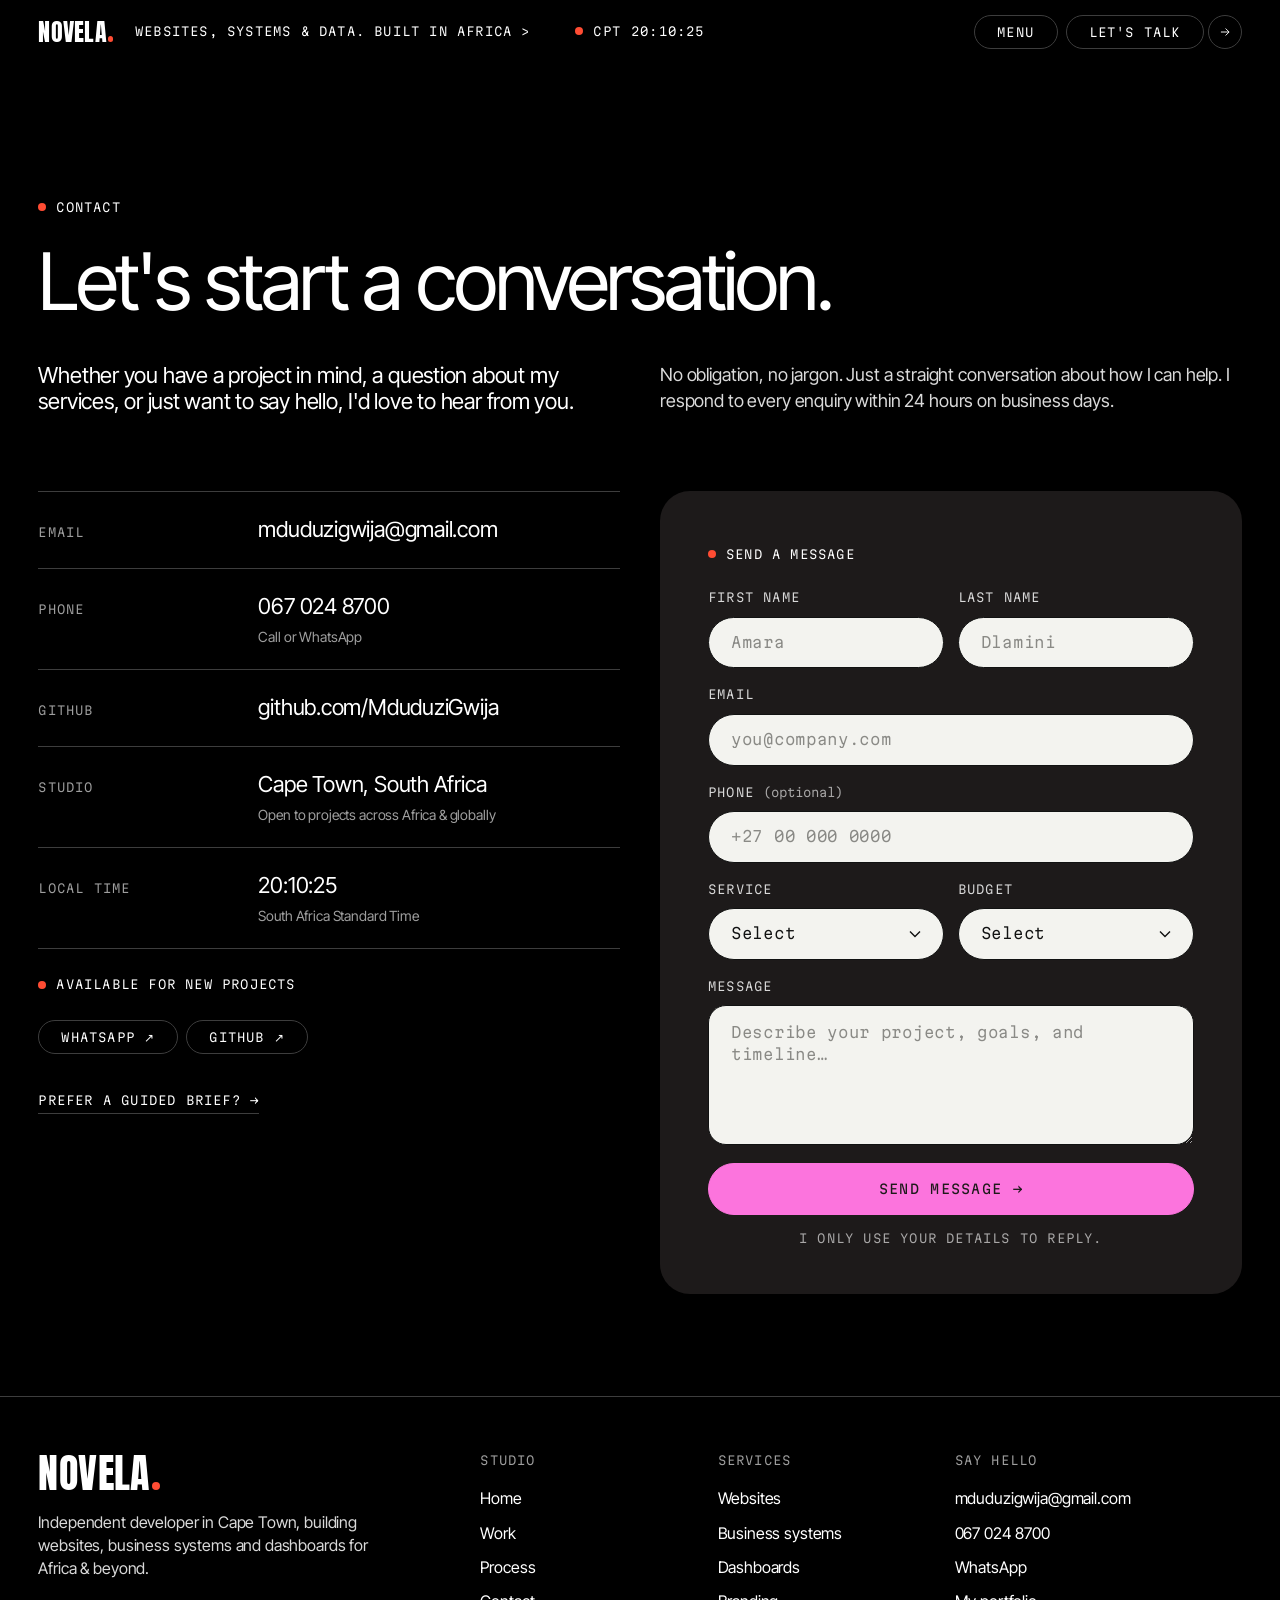
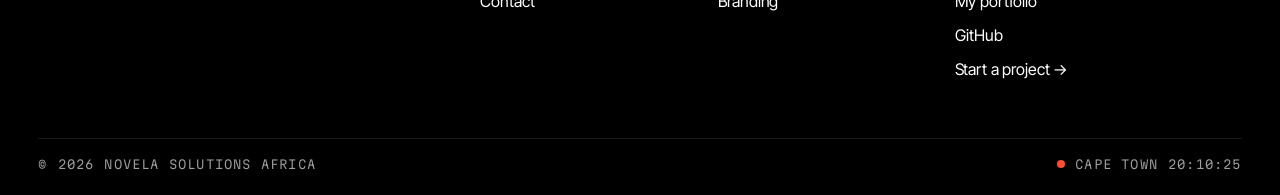
<file: contact.html>
<!DOCTYPE html>
<html lang="en">
<head>
<meta charset="UTF-8">
<meta name="viewport" content="width=device-width, initial-scale=1.0">
<title>Contact | Novela Solutions Africa</title>
<meta name="description" content="Get in touch with Novela Solutions Africa. Email, call or send me a message. I reply to all enquiries within 24 hours.">
<meta name="theme-color" content="#000000">
<meta property="og:type" content="website">
<meta property="og:title" content="Contact | Novela Solutions Africa">
<meta property="og:description" content="Let's start a conversation. I reply within 24 hours.">
<meta property="og:url" content="https://mduduzigwija.github.io/novela-solutions/contact.html">
<meta property="og:site_name" content="Novela Solutions Africa">
<meta property="og:image" content="https://mduduzigwija.github.io/novela-solutions/assets/img/og-image.jpg">
<meta property="og:image:type" content="image/jpeg">
<meta property="og:image:width" content="1200">
<meta property="og:image:height" content="630">
<meta property="og:image:alt" content="NOVELA. Solutions Africa: websites, business systems, dashboards">
<meta name="twitter:card" content="summary_large_image">
<link rel="icon" href="assets/img/favicon.svg" type="image/svg+xml">
<link rel="apple-touch-icon" href="assets/img/apple-touch-icon.png">
<link rel="preconnect" href="https://fonts.googleapis.com">
<link rel="preconnect" href="https://fonts.gstatic.com" crossorigin>
<link href="https://fonts.googleapis.com/css2?family=Anton&family=Inter+Tight:wght@300;400;500&family=Martian+Mono:wght@200;300;400;600&display=swap" rel="stylesheet">
<link rel="stylesheet" href="assets/css/styles.css?v=20261124a">
<!-- Anonymous visit counts with Umami (no cookies, no personal data). Only the live site is counted. -->
<script defer src="https://cloud.umami.is/script.js" data-website-id="703a37b5-77d7-4c17-984b-c3c5e5b60388" data-domains="mduduzigwija.github.io"></script>
</head>
<body>
<a class="skip-link" href="#main">Skip to content</a>

<header class="site-header">
  <div class="wrap nav">
    <div class="nav-left">
      <a href="index.html" class="brand" aria-label="Novela Solutions Africa home">NOVELA<span class="brand-dot" aria-hidden="true"></span></a>
      <a href="index.html#services" class="ticker mono">Websites, systems &amp; data. Built in Africa &gt;</a>
    </div>
    <div class="nav-center mono" aria-label="Local time in Cape Town"><span class="dot tick" aria-hidden="true"></span><span>CPT</span><span data-clock>--:--:--</span></div>
    <div class="nav-right">
      <button class="pill menu-btn" type="button" aria-expanded="false" aria-controls="site-menu">Menu</button>
      <a href="talk.html" class="combo" aria-label="Let's talk: start a project"><span class="pill">Let's talk</span><span class="arrow-btn"><svg viewBox="0 0 24 24" fill="none" stroke="currentColor" stroke-width="1.6" aria-hidden="true"><path d="M5 12h14M13 6l6 6-6 6"/></svg></span></a>
    </div>
  </div>
</header>
<div class="site-menu" id="site-menu" aria-hidden="true">
  <ul class="menu-list">
    <li><a href="index.html"><span class="mono">01</span>Home</a></li>
    <li><a href="index.html#about"><span class="mono">02</span>About</a></li>
    <li><a href="index.html#services"><span class="mono">03</span>Services</a></li>
    <li><a href="portfolio.html"><span class="mono">04</span>Work</a></li>
    <li><a href="contact.html" aria-current="page"><span class="mono">05</span>Contact</a></li>
    <li><a href="talk.html"><span class="mono">06</span>Start a project</a></li>
  </ul>
  <div class="menu-foot mono">
    <a href="mailto:mduduzigwija@gmail.com">mduduzigwija@gmail.com</a>
    <a href="tel:+27670248700">067 024 8700</a>
    <span>Cape Town, South Africa</span>
  </div>
</div>

<main id="main">
  <section class="page-hero wrap">
    <p class="label"><span class="dot"></span><span class="mono">Contact</span></p>
    <h1 class="display">Let's start a conversation.</h1>
    <div class="manifesto">
      <p class="sub">Whether you have a project in mind, a question about my services, or just want to say hello, I'd love to hear from you.</p>
      <p>No obligation, no jargon. Just a straight conversation about how I can help. I respond to every enquiry within 24 hours on business days.</p>
    </div>
  </section>

  <section class="wrap section" style="padding-top:0">
    <div class="contact-grid">
      <div class="reveal">
        <div class="info-list">
          <div class="info-row"><span class="mono">Email</span><div><a href="mailto:mduduzigwija@gmail.com">mduduzigwija@gmail.com</a></div></div>
          <div class="info-row"><span class="mono">Phone</span><div><a href="tel:+27670248700">067 024 8700</a><small>Call or WhatsApp</small></div></div>
          <div class="info-row"><span class="mono">GitHub</span><div><a href="https://github.com/MduduziGwija" target="_blank" rel="noopener">github.com/MduduziGwija</a></div></div>
          <div class="info-row"><span class="mono">Studio</span><div><span>Cape Town, South Africa</span><small>Open to projects across Africa &amp; globally</small></div></div>
          <div class="info-row"><span class="mono">Local time</span><div><span data-clock>--:--:--</span><small>South Africa Standard Time</small></div></div>
        </div>
        <p class="status-line mono"><span class="dot tick" aria-hidden="true"></span>Available for new projects</p>
        <div class="socials">
          <a class="pill" href="https://wa.me/27670248700" target="_blank" rel="noopener">WhatsApp ↗</a>
          <a class="pill" href="https://github.com/MduduziGwija" target="_blank" rel="noopener">GitHub ↗</a>
        </div>
        <p style="margin-top:32px"><a class="text-link" href="talk.html">Prefer a guided brief? →</a></p>
      </div>

      <form class="form reveal" id="contact-form" novalidate>
        <input type="text" name="_gotcha" tabindex="-1" autocomplete="off" aria-hidden="true" style="position:absolute;left:-9999px;width:1px;height:1px;opacity:0">
        <p class="label"><span class="dot"></span><span class="mono">Send a message</span></p>
        <div class="field-row">
          <div class="field"><label for="c-first">First name</label><input class="input" id="c-first" name="First name" type="text" autocomplete="given-name" placeholder="Amara" required></div>
          <div class="field"><label for="c-last">Last name</label><input class="input" id="c-last" name="Last name" type="text" autocomplete="family-name" placeholder="Dlamini" required></div>
        </div>
        <div class="field"><label for="c-email">Email</label><input class="input" id="c-email" name="Email" type="email" autocomplete="email" placeholder="you@company.com" required></div>
        <div class="field"><label for="c-phone">Phone <span class="opt">(optional)</span></label><input class="input" id="c-phone" name="Phone" type="tel" autocomplete="tel" placeholder="+27 00 000 0000"></div>
        <div class="field-row">
          <div class="field"><label for="c-service">Service</label>
            <select class="input" id="c-service" name="Service">
              <option value="">Select</option>
              <option>Web Design &amp; Development</option>
              <option>Business System / Software</option>
              <option>Dashboard &amp; Analytics</option>
              <option>Mobile App / PWA</option>
              <option>Brand &amp; UI/UX Design</option>
              <option>Hosting &amp; Support</option>
              <option>Other / Not sure yet</option>
            </select>
          </div>
          <div class="field"><label for="c-budget">Budget</label>
            <select class="input" id="c-budget" name="Budget">
              <option value="">Select</option>
              <option>R 3 000 – R 6 000 (starter)</option>
              <option>R 6 000 – R 15 000 (growing)</option>
              <option>R 15 000+ (custom system)</option>
              <option>Not sure yet</option>
            </select>
          </div>
        </div>
        <div class="field"><label for="c-msg">Message</label><textarea class="input" id="c-msg" name="Message" placeholder="Describe your project, goals, and timeline…" required></textarea></div>
        <button class="pill pill--action pill--lg pill--block" type="submit">Send message →</button>
        <div class="form-status" role="status" aria-live="polite"></div>
        <p class="form-note mono">I only use your details to reply.</p>
      </form>
    </div>
  </section>
</main>

<footer class="site-footer">
  <div class="wrap">
    <div class="footer-grid">
      <div><a href="index.html" class="brand">NOVELA<span class="brand-dot" aria-hidden="true"></span></a><p>Independent developer in Cape Town, building websites, business systems and dashboards for Africa &amp; beyond.</p></div>
      <div><h4 class="mono">Studio</h4><ul><li><a href="index.html">Home</a></li><li><a href="portfolio.html">Work</a></li><li><a href="index.html#process">Process</a></li><li><a href="contact.html">Contact</a></li></ul></div>
      <div><h4 class="mono">Services</h4><ul><li><a href="talk.html?service=web">Websites</a></li><li><a href="talk.html?service=system">Business systems</a></li><li><a href="talk.html?service=dashboard">Dashboards</a></li><li><a href="talk.html?service=brand">Branding</a></li></ul></div>
      <div><h4 class="mono">Say hello</h4><ul><li><a href="mailto:mduduzigwija@gmail.com">mduduzigwija@gmail.com</a></li><li><a href="tel:+27670248700">067 024 8700</a></li><li><a href="https://wa.me/27670248700" target="_blank" rel="noopener">WhatsApp</a></li><li><a href="https://mduduzigwija.github.io/Mduduzi-Gwija-Profile-Site-1/" target="_blank" rel="noopener" data-demo="folio">My portfolio</a></li><li><a href="https://github.com/MduduziGwija" target="_blank" rel="noopener">GitHub</a></li><li><a href="talk.html">Start a project →</a></li></ul></div>
    </div>
    <div class="footer-bottom mono"><span>© <span data-year>2026</span> Novela Solutions Africa</span><span><span class="dot" aria-hidden="true"></span>Cape Town <span data-clock></span></span></div>
  </div>
</footer>

<script src="assets/js/main.js?v=20261124a" defer></script>
</body>
</html>
</file>
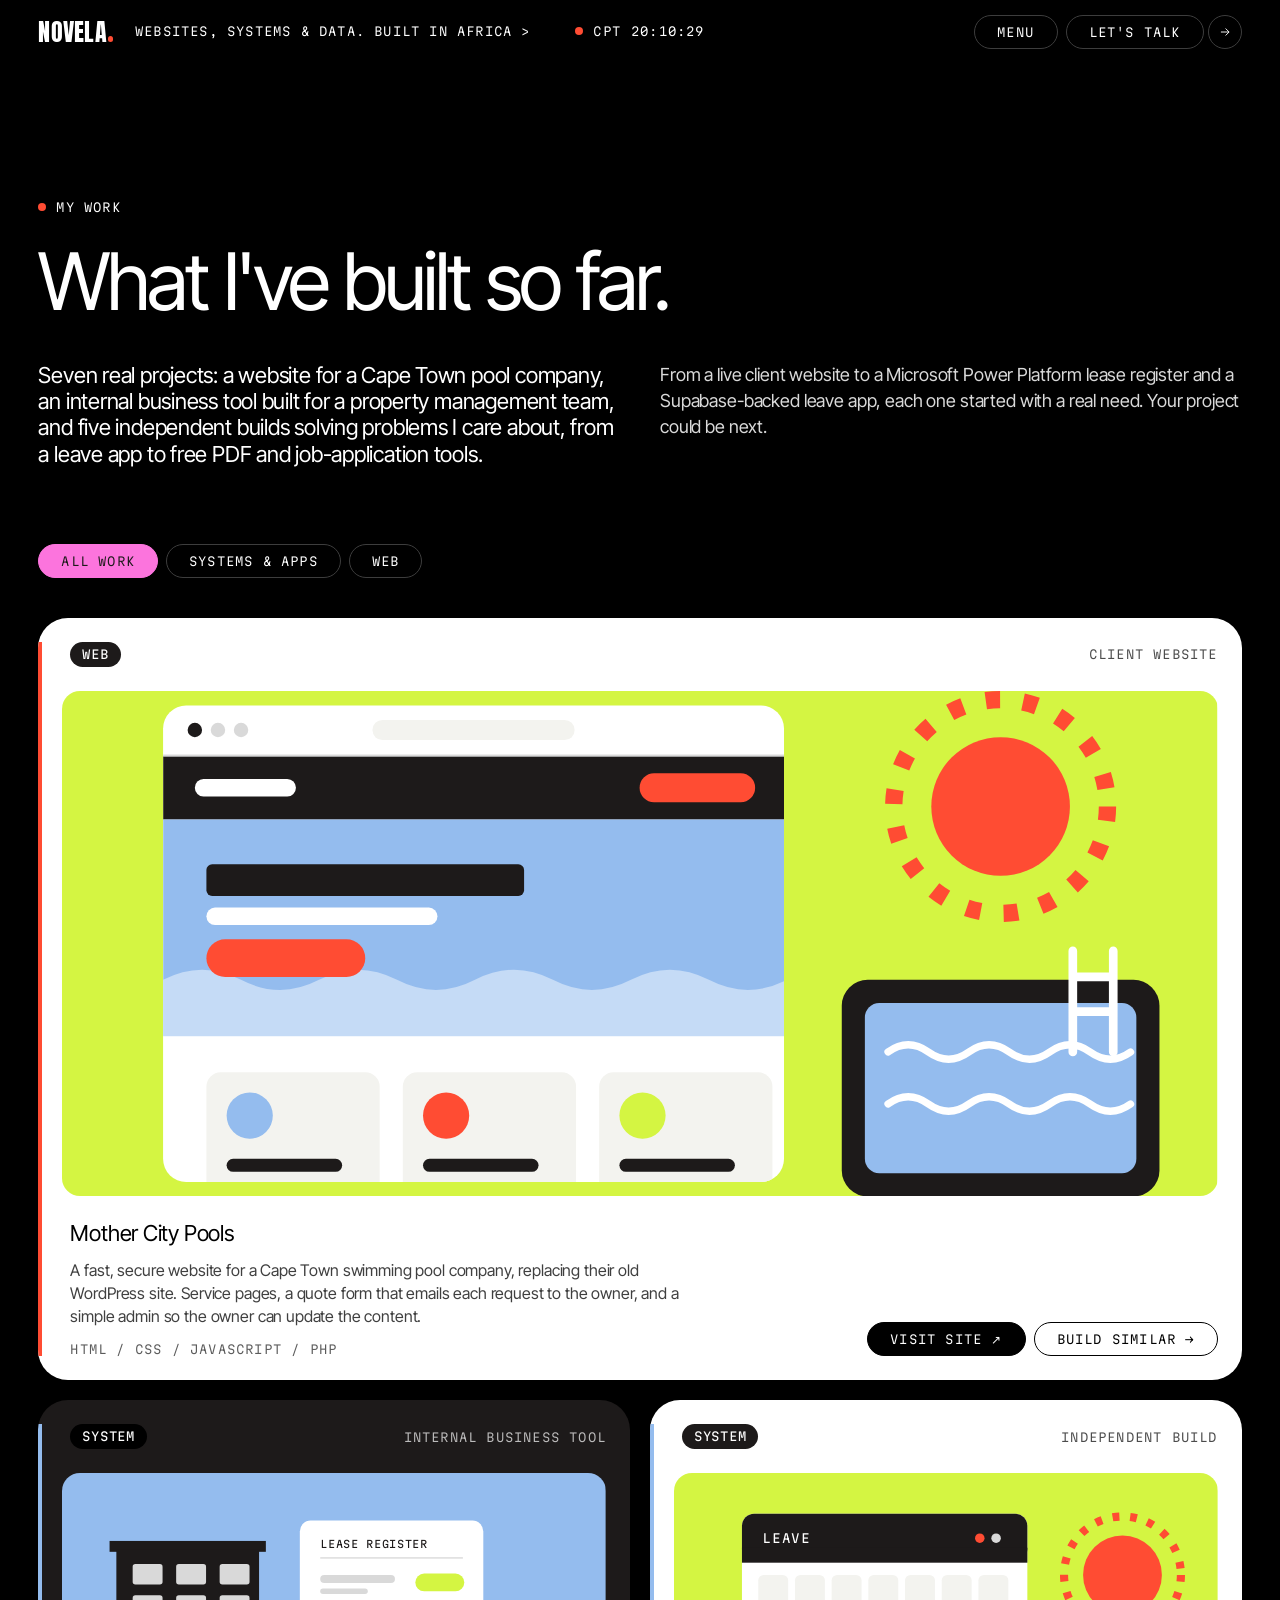
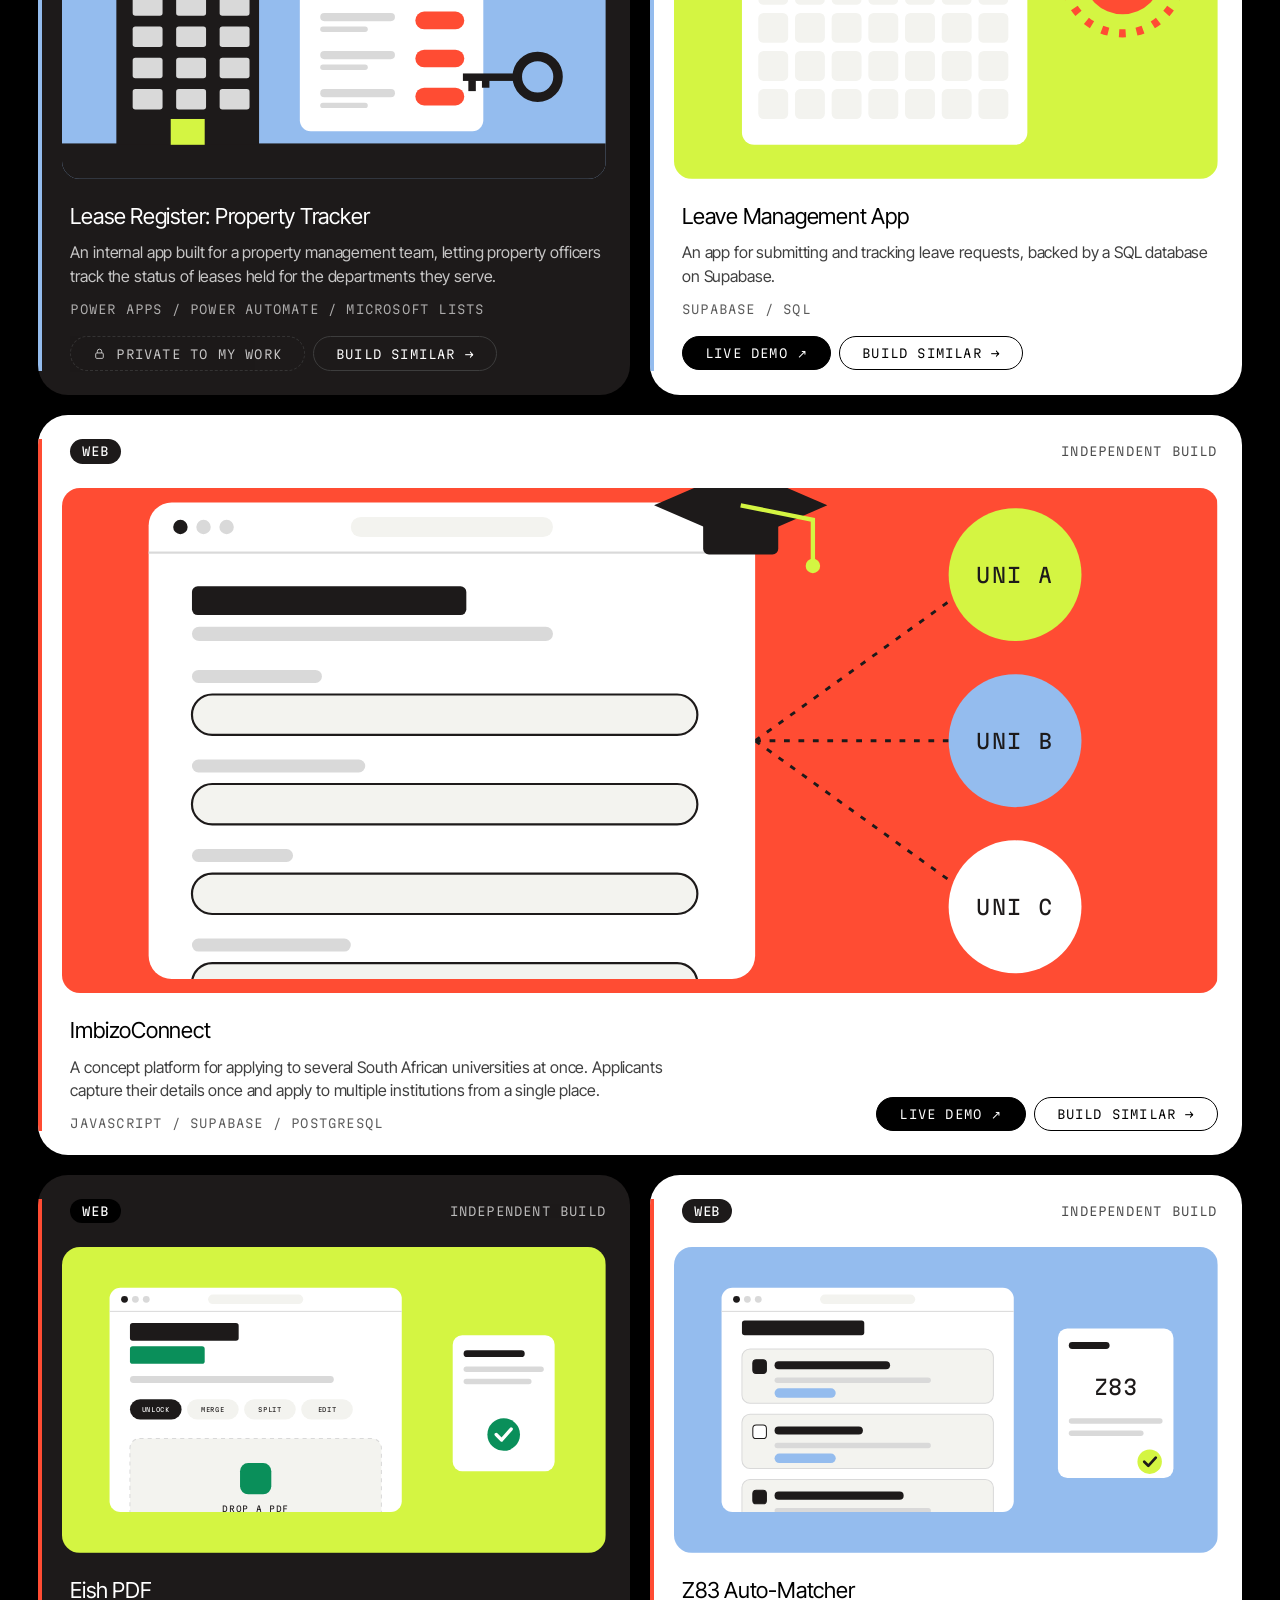
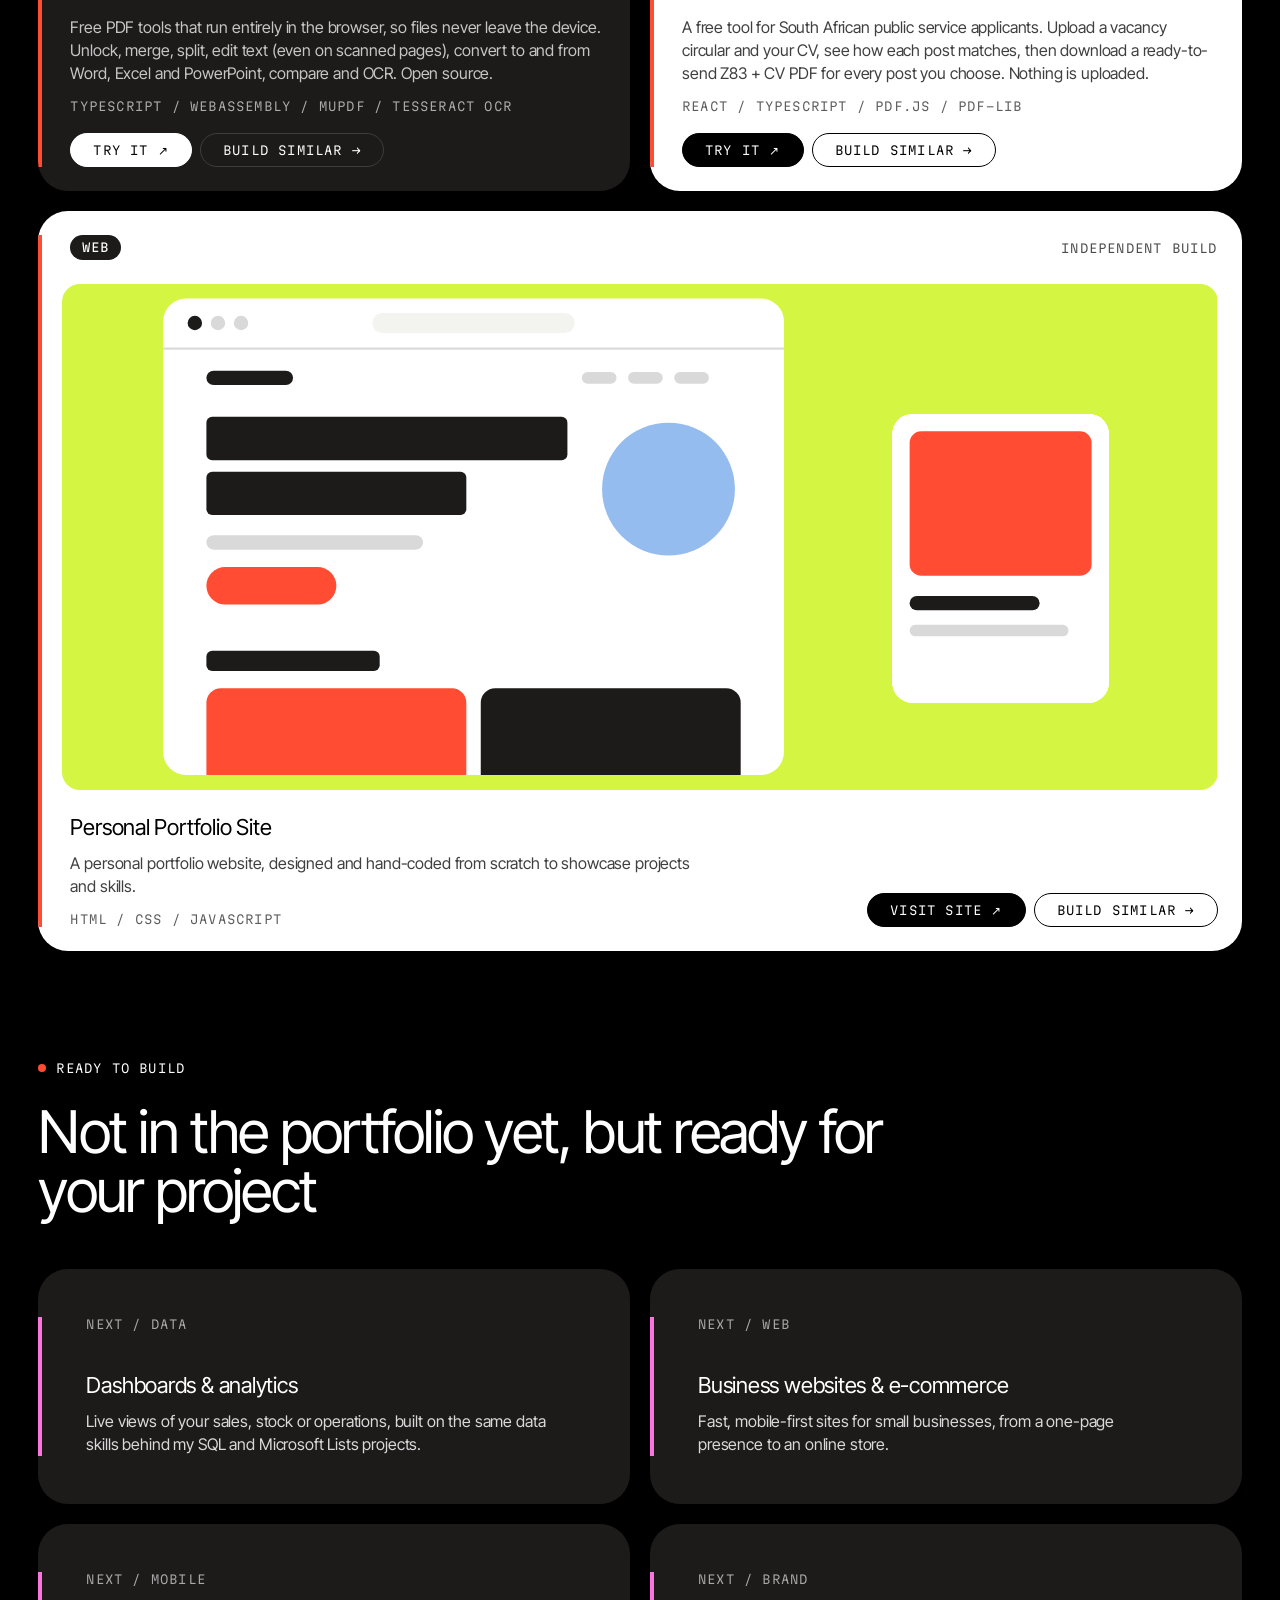
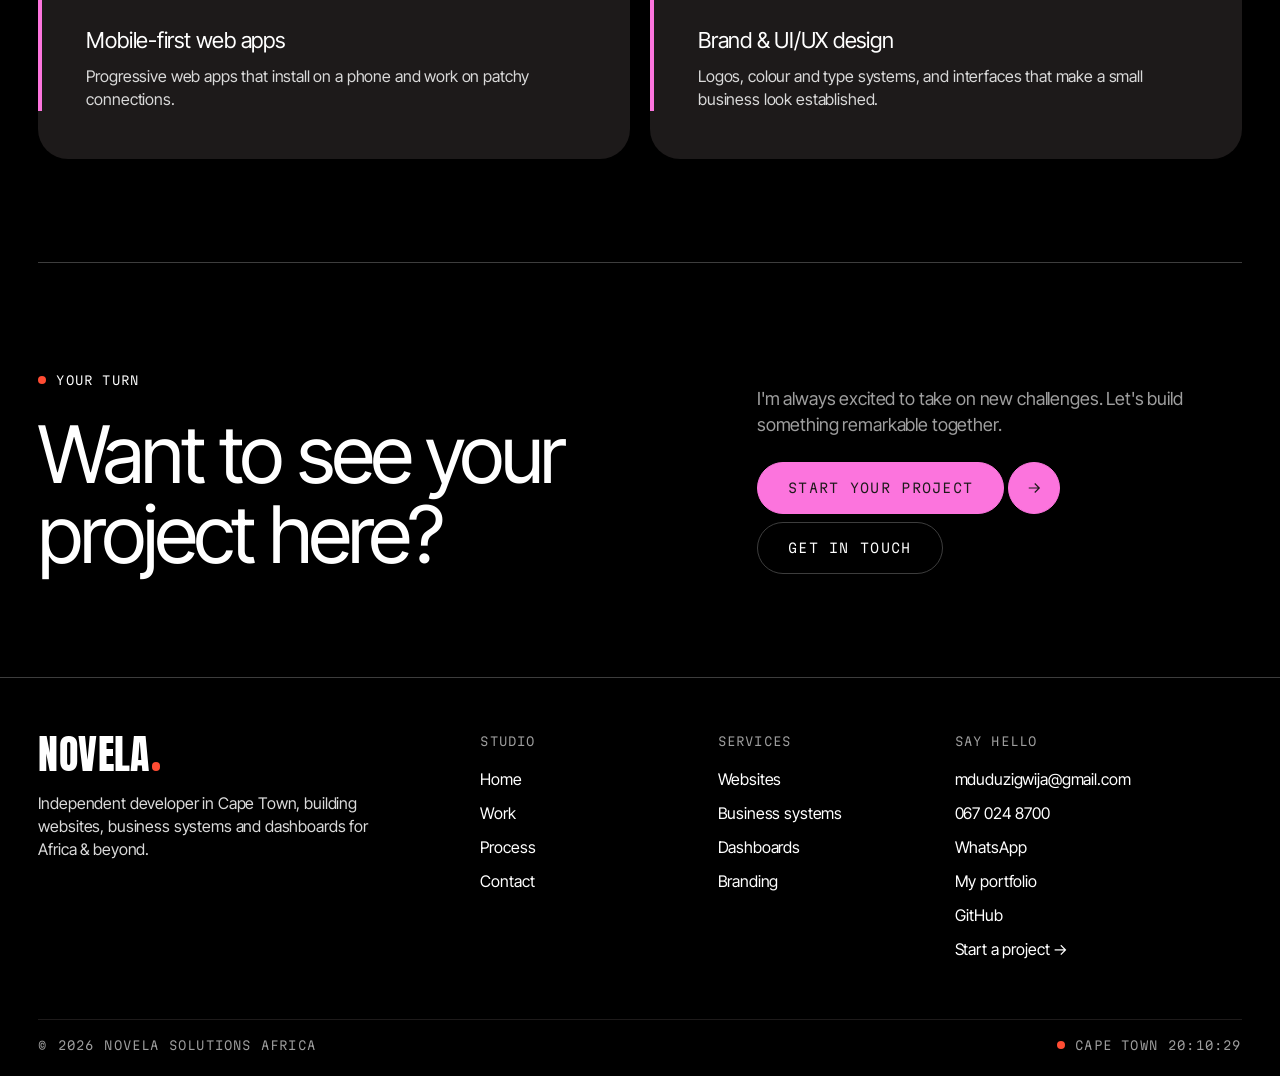
<file: portfolio.html>
<!DOCTYPE html>
<html lang="en">
<head>
<meta charset="UTF-8">
<meta name="viewport" content="width=device-width, initial-scale=1.0">
<title>Work | Novela Solutions Africa</title>
<meta name="description" content="Projects built by Novela Solutions Africa: a lease register on Microsoft Power Platform, a Supabase leave management app, the Mother City Pools website, a unified university application platform, a private in-browser PDF toolkit, a Z83 job-application matcher and more.">
<meta name="theme-color" content="#000000">
<meta property="og:type" content="website">
<meta property="og:title" content="Work | Novela Solutions Africa">
<meta property="og:description" content="What I've built so far, and what I'm ready to build next.">
<meta property="og:url" content="https://mduduzigwija.github.io/novela-solutions/portfolio.html">
<meta property="og:site_name" content="Novela Solutions Africa">
<meta property="og:image" content="https://mduduzigwija.github.io/novela-solutions/assets/img/og-image.jpg">
<meta property="og:image:type" content="image/jpeg">
<meta property="og:image:width" content="1200">
<meta property="og:image:height" content="630">
<meta property="og:image:alt" content="NOVELA. Solutions Africa: websites, business systems, dashboards">
<meta name="twitter:card" content="summary_large_image">
<link rel="icon" href="assets/img/favicon.svg" type="image/svg+xml">
<link rel="apple-touch-icon" href="assets/img/apple-touch-icon.png">
<link rel="preconnect" href="https://fonts.googleapis.com">
<link rel="preconnect" href="https://fonts.gstatic.com" crossorigin>
<link href="https://fonts.googleapis.com/css2?family=Anton&family=Inter+Tight:wght@300;400;500&family=Martian+Mono:wght@200;300;400;600&display=swap" rel="stylesheet">
<link rel="stylesheet" href="assets/css/styles.css?v=20261124a">
<!-- Anonymous visit counts with Umami (no cookies, no personal data). Only the live site is counted. -->
<script defer src="https://cloud.umami.is/script.js" data-website-id="703a37b5-77d7-4c17-984b-c3c5e5b60388" data-domains="mduduzigwija.github.io"></script>
</head>
<body>
<a class="skip-link" href="#main">Skip to content</a>

<header class="site-header">
  <div class="wrap nav">
    <div class="nav-left">
      <a href="index.html" class="brand" aria-label="Novela Solutions Africa home">NOVELA<span class="brand-dot" aria-hidden="true"></span></a>
      <a href="index.html#services" class="ticker mono">Websites, systems &amp; data. Built in Africa &gt;</a>
    </div>
    <div class="nav-center mono" aria-label="Local time in Cape Town"><span class="dot tick" aria-hidden="true"></span><span>CPT</span><span data-clock>--:--:--</span></div>
    <div class="nav-right">
      <button class="pill menu-btn" type="button" aria-expanded="false" aria-controls="site-menu">Menu</button>
      <a href="talk.html" class="combo" aria-label="Let's talk: start a project"><span class="pill">Let's talk</span><span class="arrow-btn"><svg viewBox="0 0 24 24" fill="none" stroke="currentColor" stroke-width="1.6" aria-hidden="true"><path d="M5 12h14M13 6l6 6-6 6"/></svg></span></a>
    </div>
  </div>
</header>
<div class="site-menu" id="site-menu" aria-hidden="true">
  <ul class="menu-list">
    <li><a href="index.html"><span class="mono">01</span>Home</a></li>
    <li><a href="index.html#about"><span class="mono">02</span>About</a></li>
    <li><a href="index.html#services"><span class="mono">03</span>Services</a></li>
    <li><a href="portfolio.html" aria-current="page"><span class="mono">04</span>Work</a></li>
    <li><a href="contact.html"><span class="mono">05</span>Contact</a></li>
    <li><a href="talk.html"><span class="mono">06</span>Start a project</a></li>
  </ul>
  <div class="menu-foot mono">
    <a href="mailto:mduduzigwija@gmail.com">mduduzigwija@gmail.com</a>
    <a href="tel:+27670248700">067 024 8700</a>
    <span>Cape Town, South Africa</span>
  </div>
</div>

<main id="main">
  <section class="page-hero wrap">
    <p class="label"><span class="dot"></span><span class="mono">My work</span></p>
    <h1 class="display">What I've built so far.</h1>
    <div class="manifesto">
      <p class="sub">Seven real projects: a website for a Cape Town pool company, an internal business tool built for a property management team, and five independent builds solving problems I care about, from a leave app to free PDF and job-application tools.</p>
      <p>From a live client website to a Microsoft Power Platform lease register and a Supabase-backed leave app, each one started with a real need. Your project could be next.</p>
    </div>
  </section>

  <section class="wrap section" style="padding-top:0">
    <div class="filters" role="group" aria-label="Filter projects">
      <button class="pill" type="button" data-filter="all" aria-pressed="true">All work</button>
      <button class="pill" type="button" data-filter="system" aria-pressed="false">Systems &amp; apps</button>
      <button class="pill" type="button" data-filter="web" aria-pressed="false">Web</button>
    </div>
    <div class="cases" data-cases="all" aria-live="polite"></div>
  </section>

  <section class="wrap section" style="padding-top:0">
    <div class="head">
      <div>
        <p class="label"><span class="dot"></span><span class="mono">Ready to build</span></p>
        <h2 class="h-lg">Not in the portfolio yet, but ready for your project</h2>
      </div>
    </div>
    <div class="cards-2">
      <a class="card reveal" href="talk.html?service=dashboard" style="text-decoration:none"><span class="mono">Next / Data</span><h3 class="sub">Dashboards &amp; analytics</h3><p>Live views of your sales, stock or operations, built on the same data skills behind my SQL and Microsoft Lists projects.</p></a>
      <a class="card reveal" href="talk.html?service=web" style="text-decoration:none"><span class="mono">Next / Web</span><h3 class="sub">Business websites &amp; e-commerce</h3><p>Fast, mobile-first sites for small businesses, from a one-page presence to an online store.</p></a>
      <a class="card reveal" href="talk.html?service=mobile" style="text-decoration:none"><span class="mono">Next / Mobile</span><h3 class="sub">Mobile-first web apps</h3><p>Progressive web apps that install on a phone and work on patchy connections.</p></a>
      <a class="card reveal" href="talk.html?service=brand" style="text-decoration:none"><span class="mono">Next / Brand</span><h3 class="sub">Brand &amp; UI/UX design</h3><p>Logos, colour and type systems, and interfaces that make a small business look established.</p></a>
    </div>
  </section>

  <section class="wrap section" style="padding-top:0">
    <div class="cta">
      <div class="cta-grid">
        <div>
          <p class="label"><span class="dot"></span><span class="mono">Your turn</span></p>
          <h2 class="display">Want to see your project here?</h2>
        </div>
        <div class="cta-actions">
          <p class="dim">I'm always excited to take on new challenges. Let's build something remarkable together.</p>
          <div class="row">
            <a href="talk.html" class="combo combo--action"><span class="pill pill--lg">Start your project</span><span class="arrow-btn" style="width:52px;height:52px"><svg viewBox="0 0 24 24" fill="none" stroke="currentColor" stroke-width="1.6" aria-hidden="true"><path d="M5 12h14M13 6l6 6-6 6"/></svg></span></a>
            <a href="contact.html" class="pill pill--lg">Get in touch</a>
          </div>
        </div>
      </div>
    </div>
  </section>
</main>

<footer class="site-footer">
  <div class="wrap">
    <div class="footer-grid">
      <div><a href="index.html" class="brand">NOVELA<span class="brand-dot" aria-hidden="true"></span></a><p>Independent developer in Cape Town, building websites, business systems and dashboards for Africa &amp; beyond.</p></div>
      <div><h4 class="mono">Studio</h4><ul><li><a href="index.html">Home</a></li><li><a href="portfolio.html">Work</a></li><li><a href="index.html#process">Process</a></li><li><a href="contact.html">Contact</a></li></ul></div>
      <div><h4 class="mono">Services</h4><ul><li><a href="talk.html?service=web">Websites</a></li><li><a href="talk.html?service=system">Business systems</a></li><li><a href="talk.html?service=dashboard">Dashboards</a></li><li><a href="talk.html?service=brand">Branding</a></li></ul></div>
      <div><h4 class="mono">Say hello</h4><ul><li><a href="mailto:mduduzigwija@gmail.com">mduduzigwija@gmail.com</a></li><li><a href="tel:+27670248700">067 024 8700</a></li><li><a href="https://wa.me/27670248700" target="_blank" rel="noopener">WhatsApp</a></li><li><a href="https://mduduzigwija.github.io/Mduduzi-Gwija-Profile-Site-1/" target="_blank" rel="noopener" data-demo="folio">My portfolio</a></li><li><a href="https://github.com/MduduziGwija" target="_blank" rel="noopener">GitHub</a></li><li><a href="talk.html">Start a project →</a></li></ul></div>
    </div>
    <div class="footer-bottom mono"><span>© <span data-year>2026</span> Novela Solutions Africa</span><span><span class="dot" aria-hidden="true"></span>Cape Town <span data-clock></span></span></div>
  </div>
</footer>

<script src="assets/js/main.js?v=20261124a" defer></script>
</body>
</html>
</file>
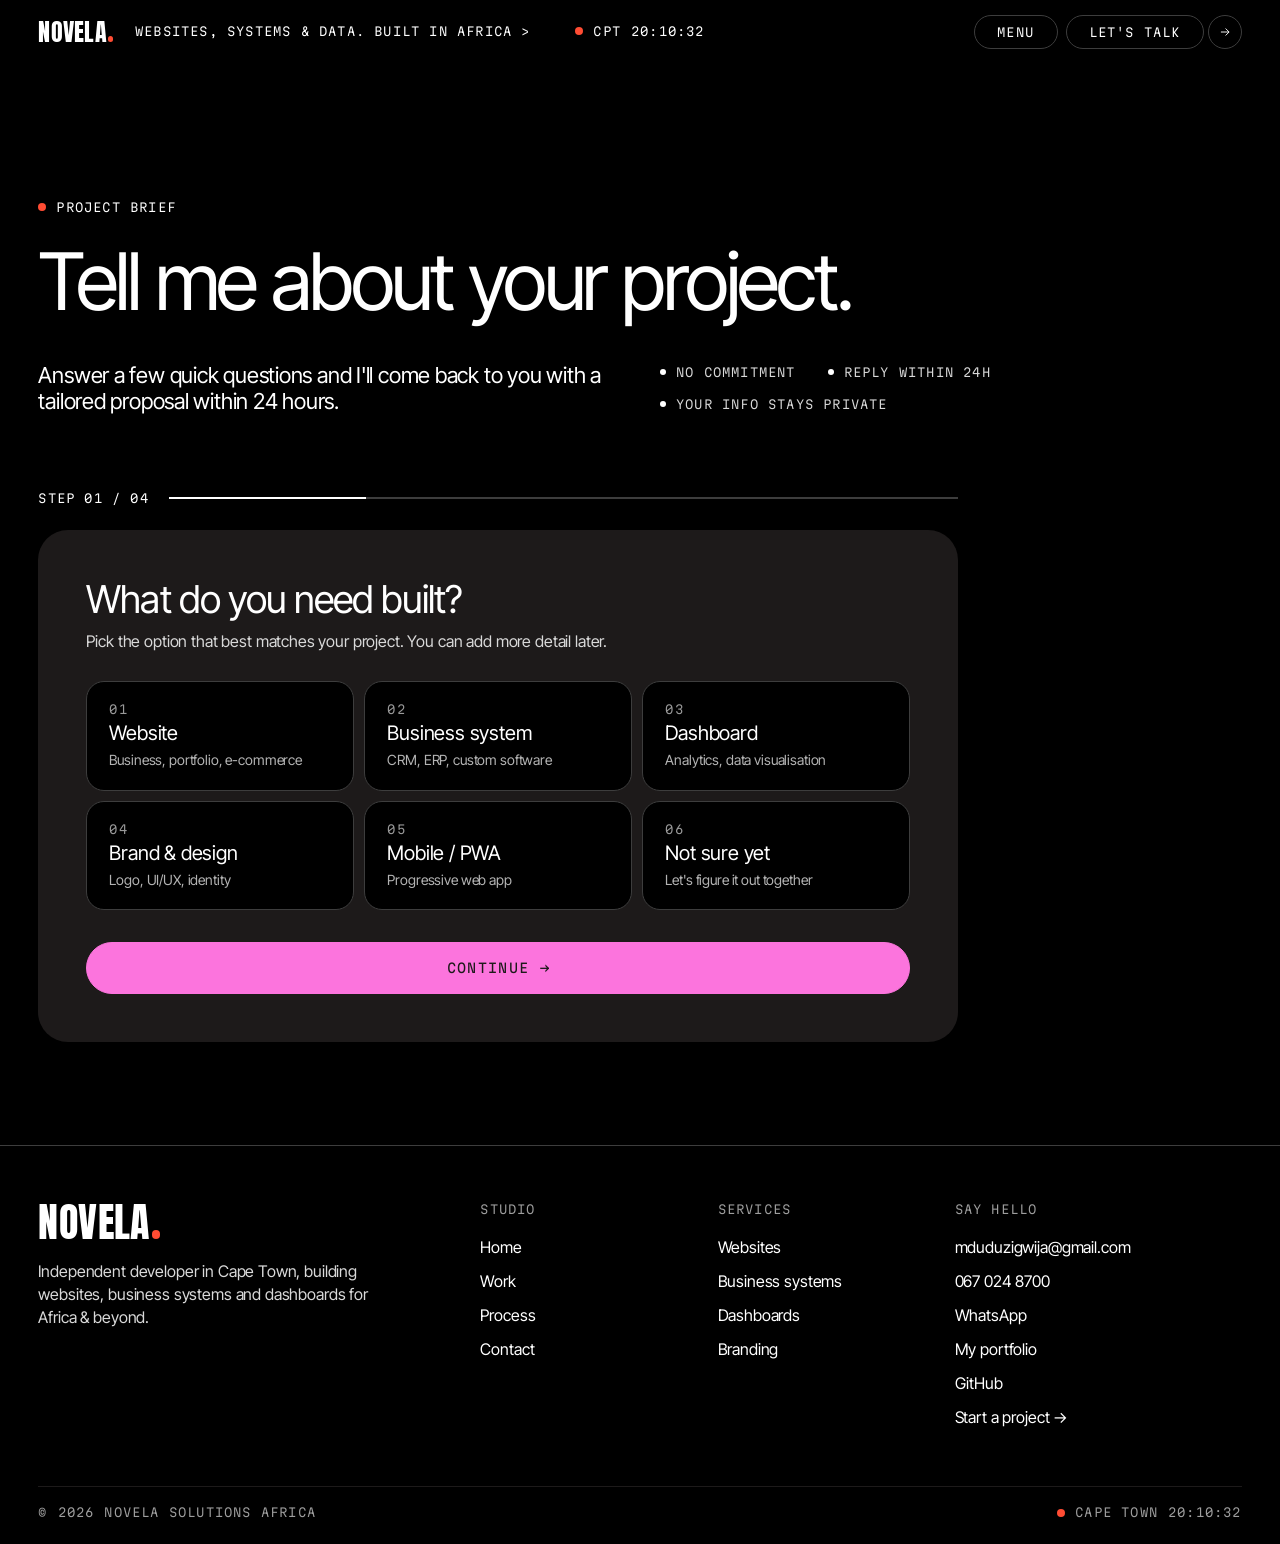
<file: talk.html>
<!DOCTYPE html>
<html lang="en">
<head>
<meta charset="UTF-8">
<meta name="viewport" content="width=device-width, initial-scale=1.0">
<title>Let's Talk | Novela Solutions Africa</title>
<meta name="description" content="Tell me about your project in a few quick steps and receive a tailored proposal from Novela Solutions Africa within 24 hours.">
<meta name="theme-color" content="#000000">
<meta property="og:type" content="website">
<meta property="og:title" content="Let's Talk | Novela Solutions Africa">
<meta property="og:description" content="Answer a few quick questions and get a tailored proposal within 24 hours.">
<meta property="og:url" content="https://mduduzigwija.github.io/novela-solutions/talk.html">
<meta property="og:site_name" content="Novela Solutions Africa">
<meta property="og:image" content="https://mduduzigwija.github.io/novela-solutions/assets/img/og-image.jpg">
<meta property="og:image:type" content="image/jpeg">
<meta property="og:image:width" content="1200">
<meta property="og:image:height" content="630">
<meta property="og:image:alt" content="NOVELA. Solutions Africa: websites, business systems, dashboards">
<meta name="twitter:card" content="summary_large_image">
<link rel="icon" href="assets/img/favicon.svg" type="image/svg+xml">
<link rel="apple-touch-icon" href="assets/img/apple-touch-icon.png">
<link rel="preconnect" href="https://fonts.googleapis.com">
<link rel="preconnect" href="https://fonts.gstatic.com" crossorigin>
<link href="https://fonts.googleapis.com/css2?family=Anton&family=Inter+Tight:wght@300;400;500&family=Martian+Mono:wght@200;300;400;600&display=swap" rel="stylesheet">
<link rel="stylesheet" href="assets/css/styles.css?v=20261124a">
<!-- Anonymous visit counts with Umami (no cookies, no personal data). Only the live site is counted. -->
<script defer src="https://cloud.umami.is/script.js" data-website-id="703a37b5-77d7-4c17-984b-c3c5e5b60388" data-domains="mduduzigwija.github.io"></script>
</head>
<body>
<a class="skip-link" href="#main">Skip to content</a>

<header class="site-header">
  <div class="wrap nav">
    <div class="nav-left">
      <a href="index.html" class="brand" aria-label="Novela Solutions Africa home">NOVELA<span class="brand-dot" aria-hidden="true"></span></a>
      <a href="index.html#services" class="ticker mono">Websites, systems &amp; data. Built in Africa &gt;</a>
    </div>
    <div class="nav-center mono" aria-label="Local time in Cape Town"><span class="dot tick" aria-hidden="true"></span><span>CPT</span><span data-clock>--:--:--</span></div>
    <div class="nav-right">
      <button class="pill menu-btn" type="button" aria-expanded="false" aria-controls="site-menu">Menu</button>
      <a href="talk.html" class="combo" aria-current="page" aria-label="Let's talk: start a project"><span class="pill">Let's talk</span><span class="arrow-btn"><svg viewBox="0 0 24 24" fill="none" stroke="currentColor" stroke-width="1.6" aria-hidden="true"><path d="M5 12h14M13 6l6 6-6 6"/></svg></span></a>
    </div>
  </div>
</header>
<div class="site-menu" id="site-menu" aria-hidden="true">
  <ul class="menu-list">
    <li><a href="index.html"><span class="mono">01</span>Home</a></li>
    <li><a href="index.html#about"><span class="mono">02</span>About</a></li>
    <li><a href="index.html#services"><span class="mono">03</span>Services</a></li>
    <li><a href="portfolio.html"><span class="mono">04</span>Work</a></li>
    <li><a href="contact.html"><span class="mono">05</span>Contact</a></li>
    <li><a href="talk.html" aria-current="page"><span class="mono">06</span>Start a project</a></li>
  </ul>
  <div class="menu-foot mono">
    <a href="mailto:mduduzigwija@gmail.com">mduduzigwija@gmail.com</a>
    <a href="tel:+27670248700">067 024 8700</a>
    <span>Cape Town, South Africa</span>
  </div>
</div>

<main id="main">
  <section class="page-hero wrap">
    <p class="label"><span class="dot"></span><span class="mono">Project brief</span></p>
    <h1 class="display">Tell me about your project.</h1>
    <div class="manifesto">
      <p class="sub">Answer a few quick questions and I'll come back to you with a tailored proposal within 24 hours.</p>
      <p class="mono trust" style="margin-top:0">
        <span>No commitment</span><span>Reply within 24h</span><span>Your info stays private</span>
      </p>
    </div>
  </section>

  <section class="wrap section" style="padding-top:0">
    <div class="wizard">
      <div class="progress" aria-hidden="true">
        <span class="mono progress-label">Step 01 / 04</span>
        <div class="progress-track"><div class="progress-fill"></div></div>
      </div>

      <form class="form" id="brief-form" novalidate>
        <input type="text" name="_gotcha" tabindex="-1" autocomplete="off" aria-hidden="true" style="position:absolute;left:-9999px;width:1px;height:1px;opacity:0">

        <fieldset class="active">
          <legend>What do you need built?</legend>
          <p class="hint">Pick the option that best matches your project. You can add more detail later.</p>
          <div class="choices choices--3">
            <div class="choice"><input type="radio" name="Service" value="web" id="s-web"><label for="s-web"><span class="mono">01</span><strong>Website</strong><small>Business, portfolio, e-commerce</small></label></div>
            <div class="choice"><input type="radio" name="Service" value="system" id="s-system"><label for="s-system"><span class="mono">02</span><strong>Business system</strong><small>CRM, ERP, custom software</small></label></div>
            <div class="choice"><input type="radio" name="Service" value="dashboard" id="s-dash"><label for="s-dash"><span class="mono">03</span><strong>Dashboard</strong><small>Analytics, data visualisation</small></label></div>
            <div class="choice"><input type="radio" name="Service" value="brand" id="s-brand"><label for="s-brand"><span class="mono">04</span><strong>Brand &amp; design</strong><small>Logo, UI/UX, identity</small></label></div>
            <div class="choice"><input type="radio" name="Service" value="mobile" id="s-mobile"><label for="s-mobile"><span class="mono">05</span><strong>Mobile / PWA</strong><small>Progressive web app</small></label></div>
            <div class="choice"><input type="radio" name="Service" value="other" id="s-other"><label for="s-other"><span class="mono">06</span><strong>Not sure yet</strong><small>Let's figure it out together</small></label></div>
          </div>
          <div class="wizard-nav">
            <button class="pill pill--action pill--lg" type="button" data-nav="next">Continue →</button>
          </div>
        </fieldset>

        <fieldset>
          <legend>Budget &amp; timeline</legend>
          <p class="hint">No pressure. This just helps me send you the most relevant proposal.</p>
          <p class="group-label mono" id="budget-label">Approximate budget</p>
          <div class="choices choices--2" role="radiogroup" aria-labelledby="budget-label">
            <div class="choice"><input type="radio" name="Budget" value="starter" id="b1"><label for="b1"><strong>R 3 000 – 6 000</strong><small>Starter · one-page or small site</small></label></div>
            <div class="choice"><input type="radio" name="Budget" value="growing" id="b2"><label for="b2"><strong>R 6 000 – 15 000</strong><small>Growing · multi-page site or simple app</small></label></div>
            <div class="choice"><input type="radio" name="Budget" value="custom" id="b3"><label for="b3"><strong>R 15 000 +</strong><small>Custom system or web app</small></label></div>
            <div class="choice"><input type="radio" name="Budget" value="unsure" id="b4"><label for="b4"><strong>Not sure yet</strong><small>Let's work it out together</small></label></div>
          </div>
          <p class="group-label mono" id="time-label">When do you need it?</p>
          <div class="choices choices--3" role="radiogroup" aria-labelledby="time-label">
            <div class="choice"><input type="radio" name="Timeline" value="asap" id="t1"><label for="t1"><strong>ASAP</strong><small>Urgent</small></label></div>
            <div class="choice"><input type="radio" name="Timeline" value="1month" id="t2"><label for="t2"><strong>1 month</strong><small>Soon</small></label></div>
            <div class="choice"><input type="radio" name="Timeline" value="3months" id="t3"><label for="t3"><strong>3 months</strong><small>Comfortable</small></label></div>
            <div class="choice"><input type="radio" name="Timeline" value="flexible" id="t4"><label for="t4"><strong>Flexible</strong><small>No rush</small></label></div>
            <div class="choice"><input type="radio" name="Timeline" value="planning" id="t5"><label for="t5"><strong>Just planning</strong><small>Exploratory</small></label></div>
          </div>
          <div class="wizard-nav">
            <button class="pill pill--lg" type="button" data-nav="back">← Back</button>
            <button class="pill pill--action pill--lg" type="button" data-nav="next">Continue →</button>
          </div>
        </fieldset>

        <fieldset>
          <legend>Tell me more</legend>
          <p class="hint">A few sentences is all I need to understand your vision.</p>
          <div class="field"><label for="p-name">Project name or working title</label><input class="input" id="p-name" name="Project name" type="text" placeholder="e.g. Online store for my clothing brand"></div>
          <div class="field"><label for="p-desc">Describe your project</label><textarea class="input" id="p-desc" name="Description" placeholder="What does it need to do? Who will use it? Any inspiration?"></textarea></div>
          <p class="group-label mono" id="brand-label">Do you have existing branding?</p>
          <div class="choices choices--3" role="radiogroup" aria-labelledby="brand-label">
            <div class="choice"><input type="radio" name="Existing branding" value="Yes, I have a logo/brand" id="br1"><label for="br1"><strong>Yes</strong><small>I have a logo/brand</small></label></div>
            <div class="choice"><input type="radio" name="Existing branding" value="No, starting fresh" id="br2"><label for="br2"><strong>No</strong><small>Starting fresh</small></label></div>
            <div class="choice"><input type="radio" name="Existing branding" value="Partial / needs refresh" id="br3"><label for="br3"><strong>Partly</strong><small>Needs a refresh</small></label></div>
          </div>
          <div class="wizard-nav">
            <button class="pill pill--lg" type="button" data-nav="back">← Back</button>
            <button class="pill pill--action pill--lg" type="button" data-nav="next">Continue →</button>
          </div>
        </fieldset>

        <fieldset>
          <legend>How can I reach you?</legend>
          <p class="hint">I'll send a personalised proposal to your inbox within 24 hours.</p>
          <div class="field-row">
            <div class="field"><label for="f-first">First name</label><input class="input" id="f-first" name="First name" type="text" autocomplete="given-name" placeholder="Amara" required></div>
            <div class="field"><label for="f-last">Last name</label><input class="input" id="f-last" name="Last name" type="text" autocomplete="family-name" placeholder="Dlamini" required></div>
          </div>
          <div class="field"><label for="f-email">Email address</label><input class="input" id="f-email" name="Email" type="email" autocomplete="email" placeholder="you@company.com" required></div>
          <div class="field"><label for="f-phone">WhatsApp / phone <span class="opt">(optional)</span></label><input class="input" id="f-phone" name="Phone" type="tel" autocomplete="tel" placeholder="+27 00 000 0000"></div>
          <div class="summary"><dl id="brief-summary"></dl></div>
          <div class="wizard-nav">
            <button class="pill pill--lg" type="button" data-nav="back">← Back</button>
            <button class="pill pill--action pill--lg" type="submit">Send my brief →</button>
          </div>
        </fieldset>

        <p class="wizard-error" role="alert"></p>
      </form>

      <div class="form success" id="brief-success" tabindex="-1" hidden>
        <p class="label"><span class="dot"></span><span class="mono">Brief received</span></p>
        <h2 class="h-lg">You're all set.</h2>
        <p data-msg></p>
        <div class="row">
          <a href="portfolio.html" class="pill pill--action pill--lg">See my work</a>
          <a href="index.html" class="pill pill--lg">Back to home</a>
        </div>
      </div>
    </div>
  </section>
</main>

<footer class="site-footer">
  <div class="wrap">
    <div class="footer-grid">
      <div><a href="index.html" class="brand">NOVELA<span class="brand-dot" aria-hidden="true"></span></a><p>Independent developer in Cape Town, building websites, business systems and dashboards for Africa &amp; beyond.</p></div>
      <div><h4 class="mono">Studio</h4><ul><li><a href="index.html">Home</a></li><li><a href="portfolio.html">Work</a></li><li><a href="index.html#process">Process</a></li><li><a href="contact.html">Contact</a></li></ul></div>
      <div><h4 class="mono">Services</h4><ul><li><a href="talk.html?service=web">Websites</a></li><li><a href="talk.html?service=system">Business systems</a></li><li><a href="talk.html?service=dashboard">Dashboards</a></li><li><a href="talk.html?service=brand">Branding</a></li></ul></div>
      <div><h4 class="mono">Say hello</h4><ul><li><a href="mailto:mduduzigwija@gmail.com">mduduzigwija@gmail.com</a></li><li><a href="tel:+27670248700">067 024 8700</a></li><li><a href="https://wa.me/27670248700" target="_blank" rel="noopener">WhatsApp</a></li><li><a href="https://mduduzigwija.github.io/Mduduzi-Gwija-Profile-Site-1/" target="_blank" rel="noopener" data-demo="folio">My portfolio</a></li><li><a href="https://github.com/MduduziGwija" target="_blank" rel="noopener">GitHub</a></li><li><a href="talk.html">Start a project →</a></li></ul></div>
    </div>
    <div class="footer-bottom mono"><span>© <span data-year>2026</span> Novela Solutions Africa</span><span><span class="dot" aria-hidden="true"></span>Cape Town <span data-clock></span></span></div>
  </div>
</footer>

<script src="assets/js/main.js?v=20261124a" defer></script>
</body>
</html>
</file>
<file: assets/css/styles.css>
/* ==========================================================================
   Novela Solutions Africa — design system
   Pure black canvas · one wordmark · mono UI chrome · a single magenta action
   ========================================================================== */

*,*::before,*::after{margin:0;padding:0;box-sizing:border-box}

:root{
  /* Colour */
  --void:#000000;
  --bone:#ffffff;
  --charcoal:#1d1a1a;
  --ink:#111212;
  --graphite:#3d3d3d;
  --mist:#d9d9d9;
  --dim:rgba(255,255,255,.62);
  --parchment:#f3f3ef;
  --magenta:#fc74dd;
  --ember:#ff4c33;
  /* Artwork-only fills */
  --art-yellow:#d4f542;
  --art-blue:#94bcee;
  --art-violet:#122d8b;

  /* Type */
  --display:'Anton','Impact',sans-serif;
  --sans:'Inter Tight','Inter',ui-sans-serif,system-ui,sans-serif;
  --mono:'Martian Mono',ui-monospace,SFMono-Regular,Menlo,Consolas,monospace;

  /* Shape & rhythm */
  --r-card:30px;
  --r-card-sm:18px;
  --r-pill:96px;
  --gutter:clamp(16px,3vw,40px);
  --section:clamp(64px,8vw,120px);
  --nav-h:64px;
  --ease:cubic-bezier(.2,.8,.2,1);
}

html{scroll-behavior:smooth;scroll-padding-top:calc(var(--nav-h) + 16px);-webkit-text-size-adjust:100%}
body{
  background:var(--void);color:var(--bone);
  font-family:var(--sans);font-size:18px;line-height:1.45;letter-spacing:-.008em;
  -webkit-font-smoothing:antialiased;overflow-x:hidden;
}
body.locked{overflow:hidden}
img,svg{display:block;max-width:100%}
a{color:inherit}
button,input,select,textarea{font:inherit;color:inherit}
[hidden]{display:none !important}
:focus-visible{outline:2px solid var(--bone);outline-offset:3px}
::selection{background:var(--magenta);color:var(--charcoal)}

.sr-only{position:absolute;width:1px;height:1px;padding:0;margin:-1px;overflow:hidden;clip:rect(0,0,0,0);white-space:nowrap;border:0}
.skip-link{position:absolute;left:16px;top:-100px;z-index:999;background:var(--bone);color:var(--void);padding:10px 22px;border-radius:var(--r-pill);font-family:var(--mono);font-size:12px;text-transform:uppercase;letter-spacing:.1em;text-decoration:none}
.skip-link:focus{top:12px}

/* ---------- Primitives ---------- */
.wrap{width:100%;max-width:1440px;margin:0 auto;padding-inline:var(--gutter)}
.section{padding-block:var(--section)}

.mono{font-family:var(--mono);font-size:12px;font-weight:300;letter-spacing:.1em;text-transform:uppercase;line-height:1.2}
.dim{color:var(--dim)}
.dot{display:inline-block;width:8px;height:8px;border-radius:50%;background:var(--ember);flex-shrink:0}
.dot.tick{animation:tick 1s steps(1) infinite}

.label{display:inline-flex;align-items:center;gap:10px;margin-bottom:28px}

h1,h2,h3{font-weight:400;color:var(--bone)}
.display{font-size:clamp(44px,6.2vw,80px);line-height:1;letter-spacing:-.04em}
.h-lg{font-size:clamp(36px,4.6vw,60px);line-height:1;letter-spacing:-.03em}
.h-md{font-size:clamp(28px,3vw,42px);line-height:1.1;letter-spacing:-.025em}
.sub{font-size:22px;line-height:1.2;letter-spacing:-.01em}
.body-sm{font-size:14px;line-height:1.35}

/* ---------- Buttons ---------- */
.pill{
  display:inline-flex;align-items:center;justify-content:center;gap:10px;
  min-height:34px;padding:10px 22px;border-radius:var(--r-pill);
  border:1px solid var(--graphite);background:transparent;color:var(--bone);
  font-family:var(--mono);font-size:12px;font-weight:300;letter-spacing:.1em;text-transform:uppercase;line-height:1;
  text-decoration:none;cursor:pointer;white-space:nowrap;
  transition:background .25s,color .25s,border-color .25s;
}
.pill:hover{background:var(--bone);color:var(--void);border-color:var(--bone)}
.pill--light{border-color:var(--bone)}
.pill--action{background:var(--magenta);border-color:var(--magenta);color:var(--charcoal);font-weight:400}
.pill--action:hover{background:var(--bone);border-color:var(--bone);color:var(--void)}
.pill--lg{min-height:52px;padding:16px 30px;font-size:13px}
.pill--block{width:100%}
.pill[disabled]{opacity:.55;cursor:progress}

.arrow-btn{
  width:34px;height:34px;border-radius:50%;border:1px solid var(--graphite);
  display:grid;place-items:center;flex-shrink:0;transition:transform .35s var(--ease),background .25s,border-color .25s,color .25s;
}
.arrow-btn svg{width:14px;height:14px}
.pill--lg + .arrow-btn,.combo--lg .arrow-btn{width:52px;height:52px}
.pill--lg + .arrow-btn svg{width:18px;height:18px}

/* Pill + round arrow, hover together */
.combo{display:inline-flex;align-items:center;gap:4px;text-decoration:none;color:var(--bone)}
.combo:hover .pill{background:var(--bone);color:var(--void);border-color:var(--bone)}
.combo:hover .arrow-btn{transform:rotate(-45deg);background:var(--bone);color:var(--void);border-color:var(--bone)}
.combo--action .pill,.combo--action .arrow-btn{background:var(--magenta);border-color:var(--magenta);color:var(--charcoal)}

.text-link{font-family:var(--mono);font-size:12px;font-weight:300;letter-spacing:.1em;text-transform:uppercase;text-decoration:none;display:inline-flex;align-items:center;gap:8px;border-bottom:1px solid var(--graphite);padding-bottom:4px;transition:border-color .25s,gap .25s}
.text-link:hover{border-color:var(--bone);gap:14px}

.tag{display:inline-flex;align-items:center;padding:4px 12px;border-radius:var(--r-card);background:var(--charcoal);color:var(--bone);font-family:var(--mono);font-size:12px;font-weight:400;letter-spacing:.06em;text-transform:uppercase;line-height:1.4}

/* ---------- Header ---------- */
.site-header{
  position:fixed;top:0;left:0;right:0;z-index:200;height:var(--nav-h);
  background:var(--void);border-bottom:1px solid transparent;transition:border-color .3s;
}
.site-header.scrolled{border-bottom-color:var(--charcoal)}
.nav{height:100%;display:grid;grid-template-columns:1fr auto 1fr;align-items:center;gap:20px}
.nav-left{display:flex;align-items:center;gap:22px;min-width:0}
.brand{font-family:var(--display);font-size:24px;line-height:1;letter-spacing:.01em;text-decoration:none;color:var(--bone)}
/* Logo B: wordmark + ember full stop */
.brand::after{content:"";display:inline-block;width:.21em;height:.21em;margin-left:.05em;border-radius:50%;background:var(--ember)}
.ticker{display:inline-flex;align-items:center;gap:8px;text-decoration:none;white-space:nowrap;overflow:hidden;text-overflow:ellipsis}
.ticker:hover{text-decoration:underline;text-underline-offset:4px}
.nav-center{display:flex;align-items:center;gap:10px;white-space:nowrap}
.nav-right{display:flex;align-items:center;justify-content:flex-end;gap:8px}
.menu-btn{min-width:84px}

/* Full-screen menu */
.site-menu{
  position:fixed;inset:0;z-index:150;background:var(--void);
  padding:calc(var(--nav-h) + 4vh) var(--gutter) 32px;
  display:flex;flex-direction:column;justify-content:space-between;
  opacity:0;visibility:hidden;transition:opacity .35s var(--ease),visibility 0s .35s;
}
.site-menu.open{opacity:1;visibility:visible;transition:opacity .35s var(--ease)}
.menu-list{list-style:none;max-width:1440px;width:100%;margin:0 auto}
.menu-list li{border-top:1px solid var(--charcoal);overflow:hidden}
.menu-list li:last-child{border-bottom:1px solid var(--charcoal)}
.menu-list a{
  position:relative;display:flex;align-items:baseline;gap:24px;padding:10px 0 10px 0;
  font-size:clamp(38px,min(8vw,10vh),104px);line-height:1;letter-spacing:-.04em;text-decoration:none;
  transform:translateY(105%);transition:transform .6s var(--ease),padding-left .35s var(--ease);
}
.site-menu.open .menu-list a{transform:none}
.site-menu.open .menu-list li:nth-child(2) a{transition-delay:.05s,0s}
.site-menu.open .menu-list li:nth-child(3) a{transition-delay:.1s,0s}
.site-menu.open .menu-list li:nth-child(4) a{transition-delay:.15s,0s}
.site-menu.open .menu-list li:nth-child(5) a{transition-delay:.2s,0s}
.site-menu.open .menu-list li:nth-child(6) a{transition-delay:.25s,0s}
.menu-list a::before{content:'';position:absolute;left:0;top:18%;bottom:18%;width:6px;background:var(--magenta);transform:scaleY(0);transition:transform .35s var(--ease)}
.menu-list a:hover,.menu-list a[aria-current="page"]{padding-left:28px}
.menu-list a:hover::before,.menu-list a[aria-current="page"]::before{transform:scaleY(1)}
.menu-list .mono{align-self:center;color:var(--dim)}
.menu-foot{max-width:1440px;width:100%;margin:0 auto;display:flex;flex-wrap:wrap;justify-content:space-between;gap:16px 32px}
.menu-foot a{text-decoration:none}
.menu-foot a:hover{text-decoration:underline;text-underline-offset:4px}

/* ---------- Hero / wordmark ---------- */
.hero{min-height:100svh;display:flex;flex-direction:column;justify-content:space-between;padding-top:calc(var(--nav-h) + 12px);padding-bottom:20px}
.hero-top{display:flex;justify-content:space-between;align-items:flex-start;gap:24px}
.hero-top .sub{max-width:440px}
.flow-word{display:inline-block}
.hero-top .mono{text-align:right;line-height:1.7}
.wordmark{
  font-family:var(--display);font-weight:400;line-height:.83;letter-spacing:-.01em;
  font-size:27vw;white-space:nowrap;color:var(--bone);user-select:none;
  display:flex;justify-content:space-between;margin-top:auto;padding-top:6vh;
}
.wordmark span{display:inline-block;transform-origin:50% 100%;transition:transform .5s var(--ease);will-change:transform}
.hero-bar{display:grid;grid-template-columns:repeat(3,1fr);gap:20px;margin-top:22px;padding-top:14px;border-top:1px solid var(--graphite)}
.hero-bar > :nth-child(2){text-align:center}
.hero-bar > :nth-child(3){text-align:right}
.hero-bar a{text-decoration:none}
.hero-bar a:hover{text-decoration:underline;text-underline-offset:4px}

/* ---------- Showreel ---------- */
.reel{position:relative;border-radius:var(--r-card);overflow:hidden;background:var(--charcoal);aspect-ratio:16/7.5}
.reel svg{width:100%;height:100%}
.reel-ui{position:absolute;inset:0;display:flex;flex-direction:column;justify-content:space-between;padding:22px 24px;pointer-events:none}
.reel-ui > div{display:flex;justify-content:space-between;align-items:center;gap:12px}
.reel-ui button{pointer-events:auto}
.reel-progress{flex:1;height:2px;background:rgba(255,255,255,.2);margin-inline:16px;position:relative;overflow:hidden}
.reel-progress i{position:absolute;inset:0;background:var(--bone);transform-origin:left;transform:scaleX(0)}
.reel .orbit{transform-box:view-box;transform-origin:400px 187px;animation:spin 28s linear infinite}
.reel .orbit.rev{animation-duration:40s;animation-direction:reverse}
.reel .float{animation:floaty 7s ease-in-out infinite}
.reel .float.b{animation-delay:-2.3s}.reel .float.c{animation-delay:-4.6s}
.reel .bar{transform-box:fill-box;transform-origin:bottom;animation:bars 3.2s ease-in-out infinite alternate}
.reel.paused *{animation-play-state:paused !important}

.manifesto{display:grid;grid-template-columns:1fr 1fr;gap:40px;margin-top:48px}
.manifesto p:last-child{color:var(--mist)}

/* ---------- Stats ---------- */
.stats{display:grid;grid-template-columns:repeat(4,1fr);gap:20px}
.stat{border-top:1px solid var(--graphite);padding-top:18px}
.stat b{display:block;font-weight:400;font-size:clamp(48px,6.2vw,80px);line-height:1;letter-spacing:-.04em;margin-bottom:14px;font-variant-numeric:tabular-nums}

/* ---------- Section head ---------- */
.head{display:flex;justify-content:space-between;align-items:flex-end;gap:24px;flex-wrap:wrap;margin-bottom:48px}
.head h2{max-width:900px}

/* ---------- Services accordion ---------- */
.svc{border-top:1px solid var(--graphite);position:relative}
.svc:last-child{border-bottom:1px solid var(--graphite)}
.svc::before{content:'';position:absolute;left:0;top:0;bottom:0;width:4px;background:var(--magenta);transform:scaleY(0);transform-origin:top;transition:transform .4s var(--ease)}
.svc:hover::before,.svc.open::before{transform:scaleY(1)}
.svc-row{
  width:100%;display:grid;grid-template-columns:80px 1fr auto 40px;align-items:center;gap:20px;
  padding:26px 0;background:none;border:0;text-align:left;cursor:pointer;color:var(--bone);
  transition:padding-left .4s var(--ease);
}
.svc:hover .svc-row,.svc.open .svc-row{padding-left:28px}
.svc-title{font-size:clamp(26px,3.4vw,42px);line-height:1.05;letter-spacing:-.025em}
.svc-tags{color:var(--dim);text-align:right}
.plus{width:34px;height:34px;border-radius:50%;border:1px solid var(--graphite);position:relative;justify-self:end;transition:transform .4s var(--ease),background .25s,border-color .25s}
.plus::before,.plus::after{content:'';position:absolute;left:50%;top:50%;width:12px;height:1px;background:currentColor;transform:translate(-50%,-50%)}
.plus::after{transform:translate(-50%,-50%) rotate(90deg)}
.svc.open .plus,details[open] .plus{transform:rotate(45deg);background:var(--bone);border-color:var(--bone);color:var(--void)}
.svc-body{display:grid;grid-template-rows:0fr;transition:grid-template-rows .45s var(--ease)}
.svc.open .svc-body{grid-template-rows:1fr}
.svc-body > div{overflow:hidden}
.svc-inner{display:grid;grid-template-columns:80px 1fr 1.15fr;gap:20px 40px;padding:4px 0 36px 28px;align-items:start}
.svc-copy{display:flex;flex-direction:column;align-items:flex-start;gap:24px}
.svc-copy p{color:var(--mist);max-width:520px}
.svc-copy ul{list-style:none;display:flex;flex-direction:column;gap:8px}
.svc-copy li{display:flex;align-items:center;gap:10px;font-size:16px}
.svc-copy li::before{content:'';width:6px;height:6px;border-radius:50%;background:var(--bone);flex-shrink:0}
.svc-art{border-radius:var(--r-card-sm);overflow:hidden;aspect-ratio:16/10}
.svc-art svg{width:100%;height:100%}
/* Service illustration motion — only while the row is open */
.a-spin,.a-grow,.a-float{transform-box:fill-box}
.a-spin{transform-origin:center}
.a-grow{transform-origin:bottom}
.a-travel,.a-blip{opacity:0}
.svc.open .a-spin{animation:spin 6s linear infinite}
.svc.open .a-grow{animation:bars 1.4s ease-in-out infinite alternate;animation-delay:calc(var(--i,0) * -.3s)}
.svc.open .a-travel{animation:travel 2s linear infinite;animation-delay:calc(var(--i,0) * .6s)}
.svc.open .a-blink{animation:tick 1s steps(1) infinite}
.svc.open .a-blip{animation:blip 2s ease-out infinite;animation-delay:calc(var(--i,0) * .35s)}
.svc.open .a-float{animation:floaty 3s ease-in-out infinite}

/* ---------- Marquee band ---------- */
.band{border-block:1px solid var(--graphite);padding-block:22px;overflow:hidden}
.band-track{display:flex;width:max-content;animation:marquee 36s linear infinite}
.band:hover .band-track{animation-play-state:paused}
.band-track span{display:inline-flex;align-items:center;gap:36px;padding-right:36px;font-size:clamp(34px,4.6vw,60px);letter-spacing:-.03em;line-height:1;white-space:nowrap}
.band-track .dot{width:14px;height:14px}

/* ---------- About / portrait ---------- */
.about{display:grid;grid-template-columns:minmax(0,.9fr) minmax(0,1.1fr);gap:clamp(32px,5vw,80px);align-items:center;padding-bottom:60px}
#about{overflow-x:clip}
/* Orbit portrait: circular duotone photo, rotating text ring, orbiting shapes, typing code card */
.orbit{
  position:relative;width:100%;max-width:540px;aspect-ratio:1;margin-inline:auto;
  transform:perspective(1000px) rotateX(var(--ry,0deg)) rotateY(var(--rx,0deg));transition:transform .5s var(--ease);
}
.orbit-ring{position:absolute;inset:0;width:100%;height:100%;animation:spin 40s linear infinite}
.orbit-ring text{letter-spacing:.1em}
.orbit-track{position:absolute;inset:3%;animation:spin 26s linear infinite reverse;pointer-events:none}
.sat{position:absolute;display:block;border-radius:50%}
.sat-1{width:13%;aspect-ratio:1;background:var(--art-yellow);top:-1%;left:58%}
.sat-2{width:7%;aspect-ratio:1;background:var(--art-blue);bottom:8%;right:9%}
.sat-3{width:11%;aspect-ratio:1;border-radius:10px;background:var(--charcoal);left:-1%;top:28%;display:grid;place-items:center;border:1px solid var(--graphite)}
.sat-3 b{font:400 clamp(10px,1.4vw,14px)/1 var(--mono);color:var(--bone);animation:spin 26s linear infinite}
.sat-4{width:3%;aspect-ratio:1;background:var(--ember);top:18%;right:5%}
.orbit-stage{position:absolute;inset:0;transform:translate(var(--px,0),var(--py,0));transition:transform .5s var(--ease)}
.orbit-photo{position:absolute;inset:11%;border-radius:50%;overflow:hidden;background:var(--ember)}
.orbit-photo svg,.portrait-photo{position:absolute;inset:0;width:100%;height:100%}
.portrait-photo{object-fit:cover;filter:grayscale(1) contrast(1.2) brightness(1.05);mix-blend-mode:multiply;transition:filter .7s var(--ease)}
.orbit:hover .portrait-photo,.orbit.color .portrait-photo{filter:none;mix-blend-mode:normal}
.orbit.has-photo .portrait-illustration{display:none}
/* Covers background people baked out of the photo — keep aligned with the photo crop */
.hello-dot{
  position:absolute;left:6.5%;top:51.5%;width:34%;aspect-ratio:1;border-radius:50%;
  background:var(--art-yellow);color:var(--charcoal);display:grid;place-items:center;font-weight:400;
  animation:bob 5s ease-in-out infinite;
}
.code-card{
  position:absolute;right:-6%;bottom:-11%;width:54%;background:var(--bone);color:var(--ink);border-radius:var(--r-card-sm);
  transform:translate(calc(var(--px,0) * -1.4),calc(var(--py,0) * -1.4));transition:transform .5s var(--ease);
}
.code-bar{display:flex;align-items:center;gap:6px;padding:10px 14px;border-bottom:1px solid var(--mist)}
.code-bar i{width:8px;height:8px;border-radius:50%;background:var(--mist)}
.code-bar i:first-child{background:var(--ember)}
.code-bar .mono{margin-left:auto;font-size:10px;opacity:.6}
.code-card pre{margin:0;padding:12px 16px 14px;font:400 clamp(9.5px,1.05vw,12px)/1.6 var(--mono);white-space:pre;overflow:hidden;min-height:calc(7 * 1.6em + 26px)}
.code-card .k{color:var(--art-violet)}
.code-card .s{color:#d1331c}
.code-card .b{color:var(--art-violet);font-weight:600}
.caret{display:inline-block;width:.55em;height:1.1em;background:var(--ink);vertical-align:text-bottom;animation:tick 1s steps(1) infinite}
.orbit-status{position:absolute;left:0;top:1%;background:var(--void);border:1px solid var(--graphite)}
@keyframes bob{0%,100%{transform:translateY(0)}50%{transform:translateY(-5px)}}
.about-body{color:var(--mist);margin-top:18px;max-width:560px}
.about .sub{margin-top:18px;max-width:560px}
.promises{list-style:none;border-top:1px solid var(--graphite)}
.promises li{display:flex;gap:18px;align-items:baseline;padding:14px 0;border-bottom:1px solid var(--graphite);font-size:17px}
.promises .mono{color:var(--dim);flex-shrink:0}

/* ---------- Principles ---------- */
.cards-2{display:grid;grid-template-columns:1fr 1fr;gap:20px}
.card{display:block;color:var(--bone);position:relative;transition:transform .4s var(--ease);background:var(--charcoal);border-radius:var(--r-card);padding:48px;overflow:hidden}
.card::before{content:'';position:absolute;left:0;top:48px;bottom:48px;width:4px;background:var(--magenta)}
a.card:hover{transform:translateY(-4px)}
.card .mono{display:block;margin-bottom:40px;color:var(--dim)}
.card h3{margin-bottom:12px}
.card p{color:var(--mist);font-size:16px;max-width:460px}

/* ---------- Case studies ---------- */
.cases{display:grid;grid-template-columns:1fr 1fr;gap:20px}
.case{
  position:relative;display:flex;flex-direction:column;gap:24px;border-radius:var(--r-card);padding:24px;
  background:var(--charcoal);color:var(--bone);overflow:hidden;
}
.case--light{background:var(--bone);color:var(--void)}
.case--light h3{color:var(--void)}
.case--wide{grid-column:1/-1}
.case::before{content:'';position:absolute;left:0;top:24px;bottom:24px;width:4px;background:var(--accent,var(--magenta))}
.case-head{display:flex;justify-content:space-between;align-items:center;gap:12px;padding-left:8px}
.case--light .tag{background:var(--charcoal);color:var(--bone)}
.case:not(.case--light) .tag{background:var(--void)}
.case-head .mono{opacity:.7;text-align:right}
.case-art{border-radius:var(--r-card-sm);overflow:hidden;aspect-ratio:16/9}
.case--wide .case-art{aspect-ratio:16/7}
.case-art svg{width:100%;height:100%}
.case-art{position:relative;isolation:isolate}
/* Landing-page preview: a browser window in an ember frame slides up to fill the art box, then the
   screenshot scrolls. The frame and "Preview" tag mark it as a glimpse, not part of this site's UI. */
.case-preview{--pv-frame:5px;position:absolute;inset:0;display:flex;flex-direction:column;padding:var(--pv-frame);border-radius:var(--r-card-sm);background:var(--ember);transform:translateY(105%);transition:transform .6s var(--ease)}
.case:is(:hover,.live) .case-preview{transform:none;transition:transform .8s var(--ease) .5s}
.pv-bar{flex-shrink:0;position:relative;display:flex;align-items:center;gap:6px;height:26px;padding:0 12px;border-radius:calc(var(--r-card-sm) - var(--pv-frame)) calc(var(--r-card-sm) - var(--pv-frame)) 0 0;background:#f3f3ef;border-bottom:1px solid #d9d9d9}
.pv-bar i{width:8px;height:8px;border-radius:50%;background:#d9d9d9}
.pv-bar i:first-child{background:var(--ember)}
.pv-bar span{position:absolute;left:50%;transform:translateX(-50%);max-width:calc(100% - 100px);overflow:hidden;text-overflow:ellipsis;white-space:nowrap;padding:3px 12px;border-radius:999px;background:#fff;color:#555;font-family:var(--mono);font-size:10px;letter-spacing:.04em}
.pv-view{flex:1;min-height:0;overflow:hidden;background:#fff;border-radius:0 0 calc(var(--r-card-sm) - var(--pv-frame)) calc(var(--r-card-sm) - var(--pv-frame))}
.pv-tag{position:absolute;left:16px;bottom:16px;display:inline-flex;align-items:center;gap:6px;padding:6px 12px;border-radius:999px;background:var(--ember);color:#fff;font-family:var(--mono);font-size:10px;font-weight:400;letter-spacing:.1em;text-transform:uppercase;box-shadow:0 4px 14px rgba(0,0,0,.25);pointer-events:none}
.pv-tag::before{content:'';width:6px;height:6px;border-radius:50%;background:#fff}
.pv-view img{display:block;width:100%;height:100%;object-fit:cover;object-position:50% 0}
.case:is(:hover,.live) .pv-view img{animation:pvscroll var(--pv-dur,16s) ease-in-out 1.6s infinite}
/* Case artwork: animates on hover, or while on screen (.live) on touch devices */
.hv-scroll{transition:transform 1s var(--ease)}
.case:is(:hover,.live) .hv-scroll,.svc.open .hv-scroll{animation:hvscroll 6s ease-in-out infinite}
.hv-cursor{opacity:0;transition:opacity .3s}
.case:is(:hover,.live) .hv-cursor,.svc.open .hv-cursor{opacity:1;animation:hvcursor 6s ease-in-out infinite}
.case:is(:hover,.live) .hv-win{animation:winlight 2.4s steps(1) infinite;animation-delay:calc(var(--i) * .25s)}
.hv-status{transition:fill .4s var(--ease)}
.case:is(:hover,.live) .hv-status{fill:var(--art-yellow);transition-delay:calc(var(--i) * .3s)}
.hv-key{transform-box:fill-box;transform-origin:85% 50%;transition:transform .9s var(--ease)}
.case:is(:hover,.live) .hv-key{transform:translate(-50px,-36px) rotate(-30deg)}
.hv-day{transition:fill .3s}
.case:is(:hover,.live) .hv-day{fill:var(--ember);transition-delay:calc(var(--i) * .14s)}
.hv-stamp{transform-box:fill-box;transform-origin:center;transform:scale(0) rotate(-30deg);transition:transform .5s cubic-bezier(.3,1.6,.5,1)}
.case:is(:hover,.live) .hv-stamp{transform:scale(1) rotate(-8deg);transition-delay:1s}
.hv-rays{transform-box:fill-box;transform-origin:center}
.case:is(:hover,.live) .hv-rays{animation:spin 8s linear infinite}
.hv-cap{transform-box:fill-box;transform-origin:center}
.case:is(:hover,.live) .hv-cap{animation:toss 2.2s var(--ease) infinite}
.hv-slide{opacity:0}
.case:is(:hover,.live) .hv-slide{animation:slide 1.8s linear infinite;animation-delay:calc(var(--i) * .3s)}
.hv-fan{transform-box:fill-box;transform-origin:50% 100%;transition:transform .8s var(--ease)}
.case:is(:hover,.live) .hv-fan1{transform:translate(-40px,6px) rotate(-14deg)}
.case:is(:hover,.live) .hv-fan2{transform:translate(10px,-6px) rotate(2deg)}
.case:is(:hover,.live) .hv-fan3{transform:translate(50px,10px) rotate(16deg)}
.case-foot{display:grid;grid-template-columns:1fr auto;gap:12px 24px;align-items:end;padding-left:8px}
.case-foot h3{font-size:22px;line-height:1.2;letter-spacing:-.01em}
.case-foot p{font-size:16px;opacity:.75;grid-column:1;max-width:620px}
.case-tags{display:block;margin-top:14px;opacity:.85}
.case-actions{grid-row:1/3;grid-column:2;align-self:end;display:flex;flex-wrap:wrap;gap:8px;justify-content:flex-end}
/* Half-width cards: buttons go under the text so the description keeps the full width */
.case:not(.case--wide) .case-foot{grid-template-columns:1fr}
.case:not(.case--wide) .case-actions{grid-row:auto;grid-column:1;justify-content:flex-start;margin-top:8px}
.pill--solid{background:var(--bone);border-color:var(--bone);color:var(--void)}
.pill--solid:hover{background:transparent;color:var(--bone)}
.case--light .pill.pill--solid{background:var(--void);color:var(--bone)}
.case--light .pill.pill--solid:hover{background:transparent;color:var(--void)}
.case--light .pill{border-color:var(--void);color:var(--void)}
.case--light .pill:hover{background:var(--void);color:var(--bone)}
/* Shown instead of a live link for work that can't be shared publicly. */
.case .pill--private,.case .pill--private:hover{border-style:dashed;background:transparent;color:inherit;cursor:help;opacity:.75}

.filters{display:flex;flex-wrap:wrap;gap:8px;margin-bottom:40px}
.filters .pill[aria-pressed="true"]{background:var(--magenta);border-color:var(--magenta);color:var(--charcoal)}
.empty-note{color:var(--dim);grid-column:1/-1}

/* ---------- Process ---------- */
.steps{list-style:none;display:grid;grid-template-columns:repeat(4,1fr);gap:20px}
.step{border-top:1px solid var(--graphite);padding-top:18px;transition:border-color .3s}
.step:hover{border-color:var(--bone)}
.step .mono{display:block;margin-bottom:56px;color:var(--dim)}
.step h3{font-size:22px;letter-spacing:-.01em;margin-bottom:10px}
.step p{font-size:16px;color:var(--mist)}

/* ---------- FAQ ---------- */
.faq-grid{display:grid;grid-template-columns:1fr 2fr;gap:40px}
.faq details{border-top:1px solid var(--graphite)}
.faq details:last-child{border-bottom:1px solid var(--graphite)}
.faq summary{list-style:none;cursor:pointer;display:flex;justify-content:space-between;align-items:center;gap:20px;padding:24px 0;font-size:22px;letter-spacing:-.01em;line-height:1.2}
.faq summary::-webkit-details-marker{display:none}
.faq summary:hover{text-decoration:underline;text-underline-offset:6px;text-decoration-thickness:1px}
.faq details p{color:var(--mist);padding:0 60px 28px 0;max-width:760px}

/* ---------- CTA ---------- */
.cta{border-top:1px solid var(--graphite);padding-top:var(--section)}
.cta-grid{display:grid;grid-template-columns:1.4fr 1fr;gap:40px;align-items:end}
.cta-actions{display:flex;flex-direction:column;align-items:flex-start;gap:24px}
.cta-actions .row{display:flex;flex-wrap:wrap;gap:8px}

/* ---------- Inner page hero ---------- */
.page-hero{padding-top:calc(var(--nav-h) + clamp(56px,10vw,140px));padding-bottom:clamp(40px,6vw,80px)}
.page-hero .manifesto{margin-top:40px}

/* ---------- Contact ---------- */
.info-list{border-bottom:1px solid var(--graphite)}
.info-row{display:grid;grid-template-columns:200px 1fr;gap:20px;align-items:baseline;padding:22px 0;border-top:1px solid var(--graphite)}
.info-row .mono{color:var(--dim)}
.info-row > div > a,.info-row > div > span{font-size:22px;letter-spacing:-.01em;text-decoration:none;overflow-wrap:anywhere}
.info-row a:hover{text-decoration:underline;text-underline-offset:6px;text-decoration-thickness:1px}
.info-row small{display:block;font-size:14px;color:var(--dim);margin-top:4px}
.contact-grid{display:grid;grid-template-columns:1fr 1fr;gap:40px;align-items:start}
.status-line{display:flex;align-items:center;gap:10px;margin:28px 0}
.socials{display:flex;flex-wrap:wrap;gap:8px}

/* ---------- Forms ---------- */
.form{background:var(--charcoal);border-radius:var(--r-card);padding:clamp(24px,4vw,48px)}
.field{display:flex;flex-direction:column;gap:10px;margin-bottom:18px}
.field label,.field-label{font-family:var(--mono);font-size:12px;font-weight:300;letter-spacing:.1em;text-transform:uppercase;color:var(--mist)}
.field .opt{color:var(--dim);text-transform:none;letter-spacing:0}
.input{
  width:100%;padding:14px 22px;border-radius:var(--r-pill);
  background:var(--parchment);border:1px solid var(--ink);color:var(--ink);
  font-family:var(--mono);font-size:15px;font-weight:300;letter-spacing:-.02em;outline:none;
  transition:box-shadow .2s;
}
.input::placeholder{color:#8a8a86}
.input:focus{box-shadow:0 0 0 2px var(--charcoal),0 0 0 4px var(--bone)}
.input:user-invalid{box-shadow:0 0 0 2px var(--charcoal),0 0 0 4px var(--ember)}
textarea.input{border-radius:var(--r-card-sm);min-height:140px;resize:vertical;padding:16px 22px}
select.input{appearance:none;cursor:pointer;background-image:url("data:image/svg+xml,%3Csvg xmlns='http://www.w3.org/2000/svg' width='12' height='8' fill='none' stroke='%23111212' stroke-width='1.4'%3E%3Cpath d='M1 1.5l5 5 5-5'/%3E%3C/svg%3E");background-repeat:no-repeat;background-position:right 22px center;padding-right:48px}
.field-row{display:grid;grid-template-columns:1fr 1fr;gap:14px}
.form-note{margin-top:16px;color:var(--dim);text-align:center}
.form-status{margin-top:16px;padding:14px 22px;border-radius:var(--r-card-sm);font-size:15px;display:none;border:1px solid var(--graphite)}
.form-status.show{display:block}
.form-status.ok{background:var(--void);color:var(--bone)}
.form-status.err{background:var(--void);color:var(--bone);border-color:var(--ember)}

/* ---------- Brief wizard ---------- */
.wizard{max-width:920px}
.progress{display:flex;align-items:center;gap:20px;margin-bottom:24px}
.progress-track{flex:1;height:2px;background:var(--graphite);position:relative}
.progress-fill{position:absolute;left:0;top:0;bottom:0;width:25%;background:var(--bone);transition:width .5s var(--ease)}
.wizard fieldset{border:0;display:none}
.wizard fieldset.active{display:block;animation:fadeUp .45s var(--ease)}
.wizard legend{display:block;font-size:clamp(28px,3vw,42px);line-height:1.1;letter-spacing:-.025em;margin-bottom:10px}
.wizard .hint{color:var(--mist);font-size:16px;margin-bottom:28px}
.group-label{margin:28px 0 12px;color:var(--mist)}
.choices{display:grid;gap:10px}
.choices--2{grid-template-columns:1fr 1fr}
.choices--3{grid-template-columns:repeat(3,1fr)}
.choice{position:relative}
.choice input{position:absolute;opacity:0;inset:0;cursor:pointer}
.choice label{
  display:flex;flex-direction:column;gap:6px;height:100%;padding:20px 22px;border-radius:var(--r-card-sm);cursor:pointer;
  background:var(--void);border:1px solid var(--graphite);transition:background .2s,color .2s,border-color .2s;
}
.choice label:hover{border-color:var(--bone)}
.choice input:checked + label{background:var(--bone);color:var(--void);border-color:var(--bone)}
.choice input:focus-visible + label{outline:2px solid var(--bone);outline-offset:3px}
.choice .mono{opacity:.6}
.choice strong{font-weight:400;font-size:20px;letter-spacing:-.01em;line-height:1.15}
.choice small{font-size:14px;opacity:.7;line-height:1.3}
.wizard-nav{display:flex;gap:8px;margin-top:32px;flex-wrap:wrap}
.wizard-nav .pill--action{flex:1}
.wizard-error{color:var(--bone);font-size:15px;margin-top:16px;min-height:1.3em;display:flex;align-items:center;gap:10px}
.wizard-error:empty{display:none}
.wizard-error::before{content:'';width:8px;height:8px;border-radius:50%;background:var(--ember);flex-shrink:0}
.summary{margin-top:24px;padding:20px 22px;border-radius:var(--r-card-sm);border:1px dashed var(--graphite)}
.summary dl{display:grid;grid-template-columns:auto 1fr;gap:8px 24px;font-size:15px}
.summary dt{font-family:var(--mono);font-size:12px;letter-spacing:.1em;text-transform:uppercase;color:var(--dim);align-self:center}
.success{padding:clamp(32px,5vw,64px)}
.success .h-lg{margin-bottom:18px}
.success p{color:var(--mist);max-width:560px;margin-bottom:32px}
.success .row{display:flex;flex-wrap:wrap;gap:8px}
.trust{display:flex;flex-wrap:wrap;gap:12px 32px;margin-top:32px;color:var(--dim)}
.trust span{display:inline-flex;align-items:center;gap:10px}
.trust span::before{content:'';width:6px;height:6px;border-radius:50%;background:var(--bone)}

/* ---------- Footer ---------- */
.site-footer{border-top:1px solid var(--graphite);padding-top:56px;padding-bottom:24px}
.footer-grid{display:grid;grid-template-columns:2fr 1fr 1fr 1.4fr;gap:32px;padding-bottom:56px}
.footer-grid .brand{font-size:40px;display:inline-block;margin-bottom:18px}
.footer-grid p{color:var(--mist);font-size:16px;max-width:340px}
.footer-grid h4{margin-bottom:18px;color:var(--dim);font-weight:300}
.footer-grid ul{list-style:none;display:flex;flex-direction:column;gap:8px}
.footer-grid li a{text-decoration:none;font-size:16px;overflow-wrap:anywhere}
.footer-grid li a:hover{text-decoration:underline;text-underline-offset:4px}
.footer-bottom{display:flex;justify-content:space-between;flex-wrap:wrap;gap:12px;padding-top:18px;border-top:1px solid var(--charcoal);color:var(--dim)}
.footer-bottom span{display:inline-flex;align-items:center;gap:10px}

/* ---------- Reveal ---------- */
.js .reveal{opacity:0;transform:translateY(28px);transition:opacity .8s var(--ease),transform .8s var(--ease)}
.js .reveal.in{opacity:1;transform:none}

/* ---------- Keyframes ---------- */
@keyframes tick{0%{opacity:1}50%{opacity:.25}}
@keyframes fadeUp{from{opacity:0;transform:translateY(16px)}to{opacity:1;transform:none}}
@keyframes marquee{to{transform:translateX(-50%)}}
@keyframes spin{to{transform:rotate(360deg)}}
@keyframes pvscroll{0%,8%{object-position:50% 0}46%,54%{object-position:50% 100%}92%,100%{object-position:50% 0}}
@keyframes floaty{0%,100%{transform:translateY(0)}50%{transform:translateY(-14px)}}
@keyframes bars{from{transform:scaleY(.35)}to{transform:scaleY(1)}}
@keyframes hvscroll{0%,10%{transform:translateY(0)}45%,60%{transform:translateY(var(--scroll,-200px))}95%,100%{transform:translateY(0)}}
@keyframes hvcursor{0%,100%{transform:translate(0,0)}25%{transform:translate(-90px,-50px)}50%{transform:translate(20px,40px)}75%{transform:translate(-40px,10px)}}
@keyframes winlight{0%{fill:var(--mist)}50%{fill:var(--art-yellow)}}
@keyframes toss{0%,100%{transform:translateY(0) rotate(0)}40%{transform:translateY(-60px) rotate(-180deg)}75%{transform:translateY(0) rotate(-360deg)}}
@keyframes slide{0%{transform:translateX(0);opacity:0}15%,85%{opacity:1}100%{transform:translateX(var(--len));opacity:0}}
@keyframes travel{0%{transform:translateX(0);opacity:0}15%,85%{opacity:1}100%{transform:translateX(var(--d));opacity:0}}
@keyframes blip{0%{opacity:0}30%{opacity:1}100%{opacity:0}}

/* ---------- Responsive ---------- */
@media (max-width:1100px){
  .ticker{display:none}
  .cta-grid,.faq-grid{grid-template-columns:1fr}
  .footer-grid{grid-template-columns:1fr 1fr}
}
@media (max-width:900px){
  .manifesto,.contact-grid,.cards-2,.about{grid-template-columns:1fr}
  .orbit{max-width:420px;margin-bottom:80px}
  .cases{grid-template-columns:1fr}
  .stats,.steps{grid-template-columns:1fr 1fr;row-gap:40px}
  .svc-row{grid-template-columns:48px 1fr 40px}
  .svc-tags{display:none}
  .svc-inner{grid-template-columns:1fr;padding-left:28px}
  .svc-inner > span:first-child{display:none}
  .case-foot{grid-template-columns:1fr}
  .case-actions{grid-row:auto;grid-column:1;justify-content:flex-start}
  .info-row{grid-template-columns:1fr;gap:6px}
}
@media (max-width:700px){
  :root{--nav-h:56px}
  .nav{grid-template-columns:auto 1fr}
  .nav-center{display:none}
  .nav .combo .pill{display:none}
  .code-card{right:0;width:62%}
  .hero{min-height:auto}
  .wordmark{padding-top:56px}
  .hero-top{flex-direction:column}
  .hero-top .mono{text-align:left}
  .hero-bar{grid-template-columns:1fr 1fr}
  .hero-bar > :nth-child(2){display:none}
  .reel{aspect-ratio:4/3}
  .card{padding:32px 28px}
  .card::before{top:32px;bottom:32px}
  .case{padding:16px}
  .case-art,.case--wide .case-art{aspect-ratio:16/10}
  .pv-tag{left:10px;bottom:10px;padding:4px 9px;font-size:9px}
  .field-row,.choices--2{grid-template-columns:1fr}
  .choices--3{grid-template-columns:1fr 1fr}
  .footer-grid{grid-template-columns:1fr}
  .faq details p{padding-right:0}
}
@media (max-width:480px){
  .stats,.steps{grid-template-columns:1fr}
}

@media (prefers-reduced-motion:reduce){
  *,*::before,*::after{animation-duration:.01ms !important;animation-iteration-count:1 !important;transition-duration:.01ms !important;scroll-behavior:auto !important}
}
</file>
